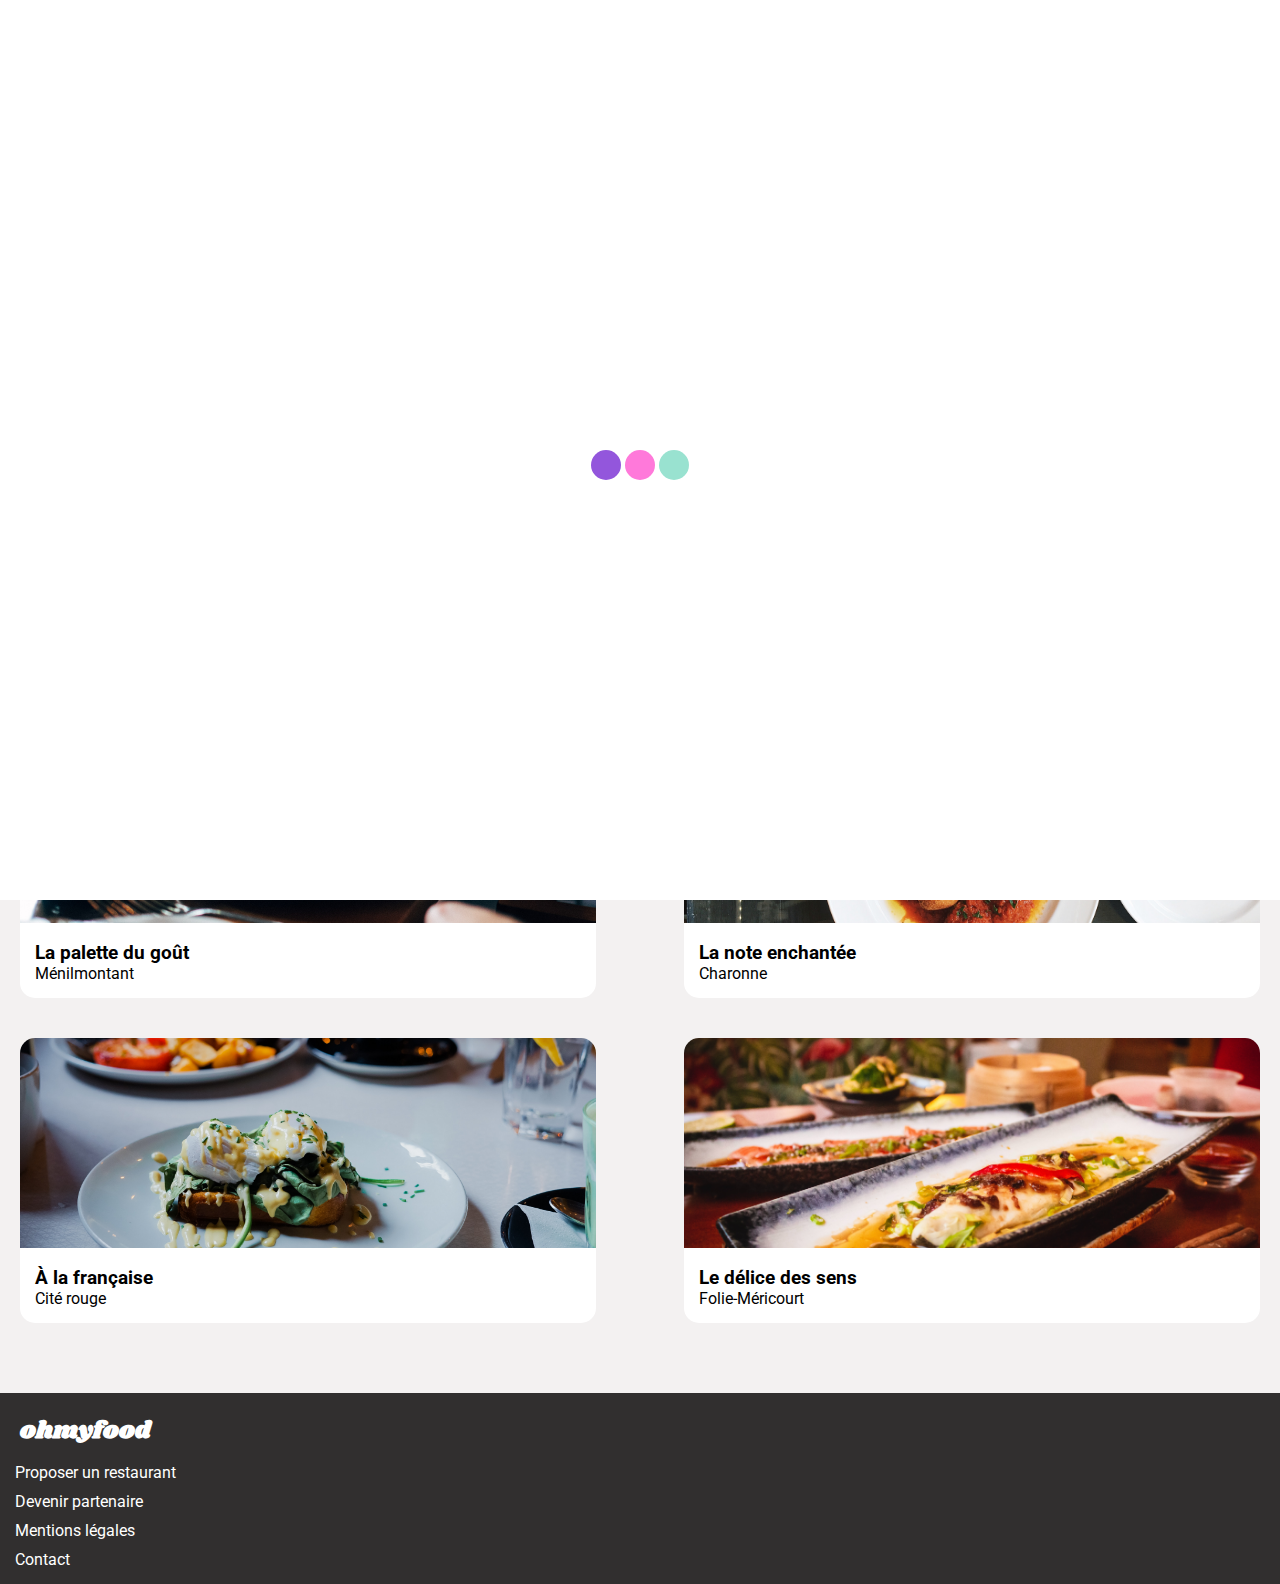
<file: index.html>
<!DOCTYPE html>
<html lang="fr">
<head>
    <meta charset="UTF-8">
    <meta name="viewport" content="width=device-width, initial-scale=1.0">
    <link rel="preconnect" href="https://fonts.gstatic.com">
    <link href="https://fonts.googleapis.com/css2?family=Roboto:wght@400;700&display=swap" rel="stylesheet">
    <link rel="preconnect" href="https://fonts.gstatic.com">
    <link href="https://fonts.googleapis.com/css2?family=Shrikhand&display=swap" rel="stylesheet">
    <link rel="stylesheet" href="style.css">
    <link rel="stylesheet" href="media_queries.css">
    <link rel="stylesheet" href="https://use.fontawesome.com/releases/v5.15.2/css/all.css" integrity="sha384-vSIIfh2YWi9wW0r9iZe7RJPrKwp6bG+s9QZMoITbCckVJqGCCRhc+ccxNcdpHuYu" crossorigin="anonymous">
    <title>OhMyFood</title>
</head>
<body>
    <div class="loadingBall">
        <div class="bounce1"></div>
        <div class="bounce2"></div>
        <div class="bounce3"></div>
    </div>

    <header>
        <div class="logo"><img src="images/logo/ohmyfood.png" alt="titre du site"></div>
    </header>

    <div class="zone">
        <div class="zoneRech">
            <i class="fas fa-map-marker-alt"></i>
            <input type="search" placeholder="Paris, Belleville">
        </div>
    </div>

    <section class="accroche">
        <div class="accrocheText">
            <h1>Réservez le menu qui vous convient</h1>
            <p>Découvrez des restaurants d'exception, séléctionnés par nos soins.</p>
            <a href="#restaurants">
                <div>Explorer nos restaurants</div>
            </a>
        </div>
    </section>

    <section class="fonctionnement">
        <h2>Fonctionnement</h2>
        <div class="blocsFonc">
            <div class="blocFonc">
                <p>1</p>
                <h3><i class="fas fa-mobile-alt"></i>Choisissez un restaurant</h3>
            </div>
    
            <div class="blocFonc">
                <p>2</p>
                <h3><i class="fas fa-list-ul"></i>Composez votre menu</h3>
            </div>
    
            <div class="blocFonc">
                <p>3</p>
                <h3><i class="fas fa-store"></i>Dégustez au restaurant</h3>
            </div>
        </div>
    </section>

    <section id="restaurants">
        <h2>Restaurants</h2>
        <div class="cards">
            
                <div class="cardResto">
                    <span>Nouveau</span>

                    <a href="la_palette_du_gout.html">
                        <img src="images/restaurants/jay-wennington-N_Y88TWmGwA-unsplash.jpg" alt="Table avec plusieurs plats">
                    </a>
                
                    
                        <div class="info">
                        <a href="la_palette_du_gout.html">
                            <div class="infoResto">
                                <h3>La palette du goût</h3>
                                <p>Ménilmontant</p>
                            </div>
                        </a>
                            <div class="coeurResto">
                                <i class="far fa-heart heart"></i>
                                <i class="fas fa-heart heartBg"></i>
                            </div>
                        </div>
                    </div>

                <div class="cardResto">
                    <span>Nouveau</span>

                    <a href="la_note_enchantée.html">
                        <img src="images/restaurants/stil-u2Lp8tXIcjw-unsplash.jpg" alt="Assiette de présentation">
                    </a>
                    
                    
                        <div class="info">
                        <a href="la_note_enchantée.html">
                            <div class="infoResto">
                                <h3>La note enchantée</h3>
                                <p>Charonne</p>
                            </div>
                        </a>
                            <div class="coeurResto">
                                <i class="far fa-heart heart"></i>
                                <i class="fas fa-heart heartBg"></i>
                            </div>
                        </div>
                    </div>

                <div class="cardResto">
                    
                    <a href="à_la_française.html">
                        <img src="images/restaurants/toa-heftiba-DQKerTsQwi0-unsplash.jpg" alt="Assiette gastronomique">
                    </a>

                    
                        <div class="info">
                        <a href="à_la_française.html">
                            <div class="infoResto">
                                <h3>À la française</h3>
                                <p>Cité rouge</p>
                            </div>
                        </a>
                            <div class="coeurResto">
                                <i class="far fa-heart heart"></i>
                                <i class="fas fa-heart heartBg"></i>
                            </div>
                        </div>
                    </div>

                <div class="cardResto">

                    <a href="le_délice_des_sens.html">
                        <img src="images/restaurants/louis-hansel-shotsoflouis-qNBGVyOCY8Q-unsplash.jpg" alt="Plusieurs plats de présentation">
                    </a>

                    
                        <div class="info">
                        <a href="le_délice_des_sens.html">
                            <div class="infoResto">
                                <h3>Le délice des sens</h3>
                                <p>Folie-Méricourt</p>
                            </div>
                        </a>
                            <div class="coeurResto">
                                <i class="far fa-heart heart"></i>
                                <i class="fas fa-heart heartBg"></i>
                            </div>
                        </div>
                </div>
            </div>
    </section>
    
        <footer>
            <h2>ohmyfood</h2>
            <nav>
                <a href="#"><i class="fas fa-utensils"></i>Proposer un restaurant</a>
                <a href="#"><i class="fas fa-hands-helping"></i>Devenir partenaire</a>
                <a href="#">Mentions légales</a>
                <a href="mailto:dimitripachurka@gmail.com">Contact</a>
            </nav>
        </footer>
    
</body>
</html>
</file>
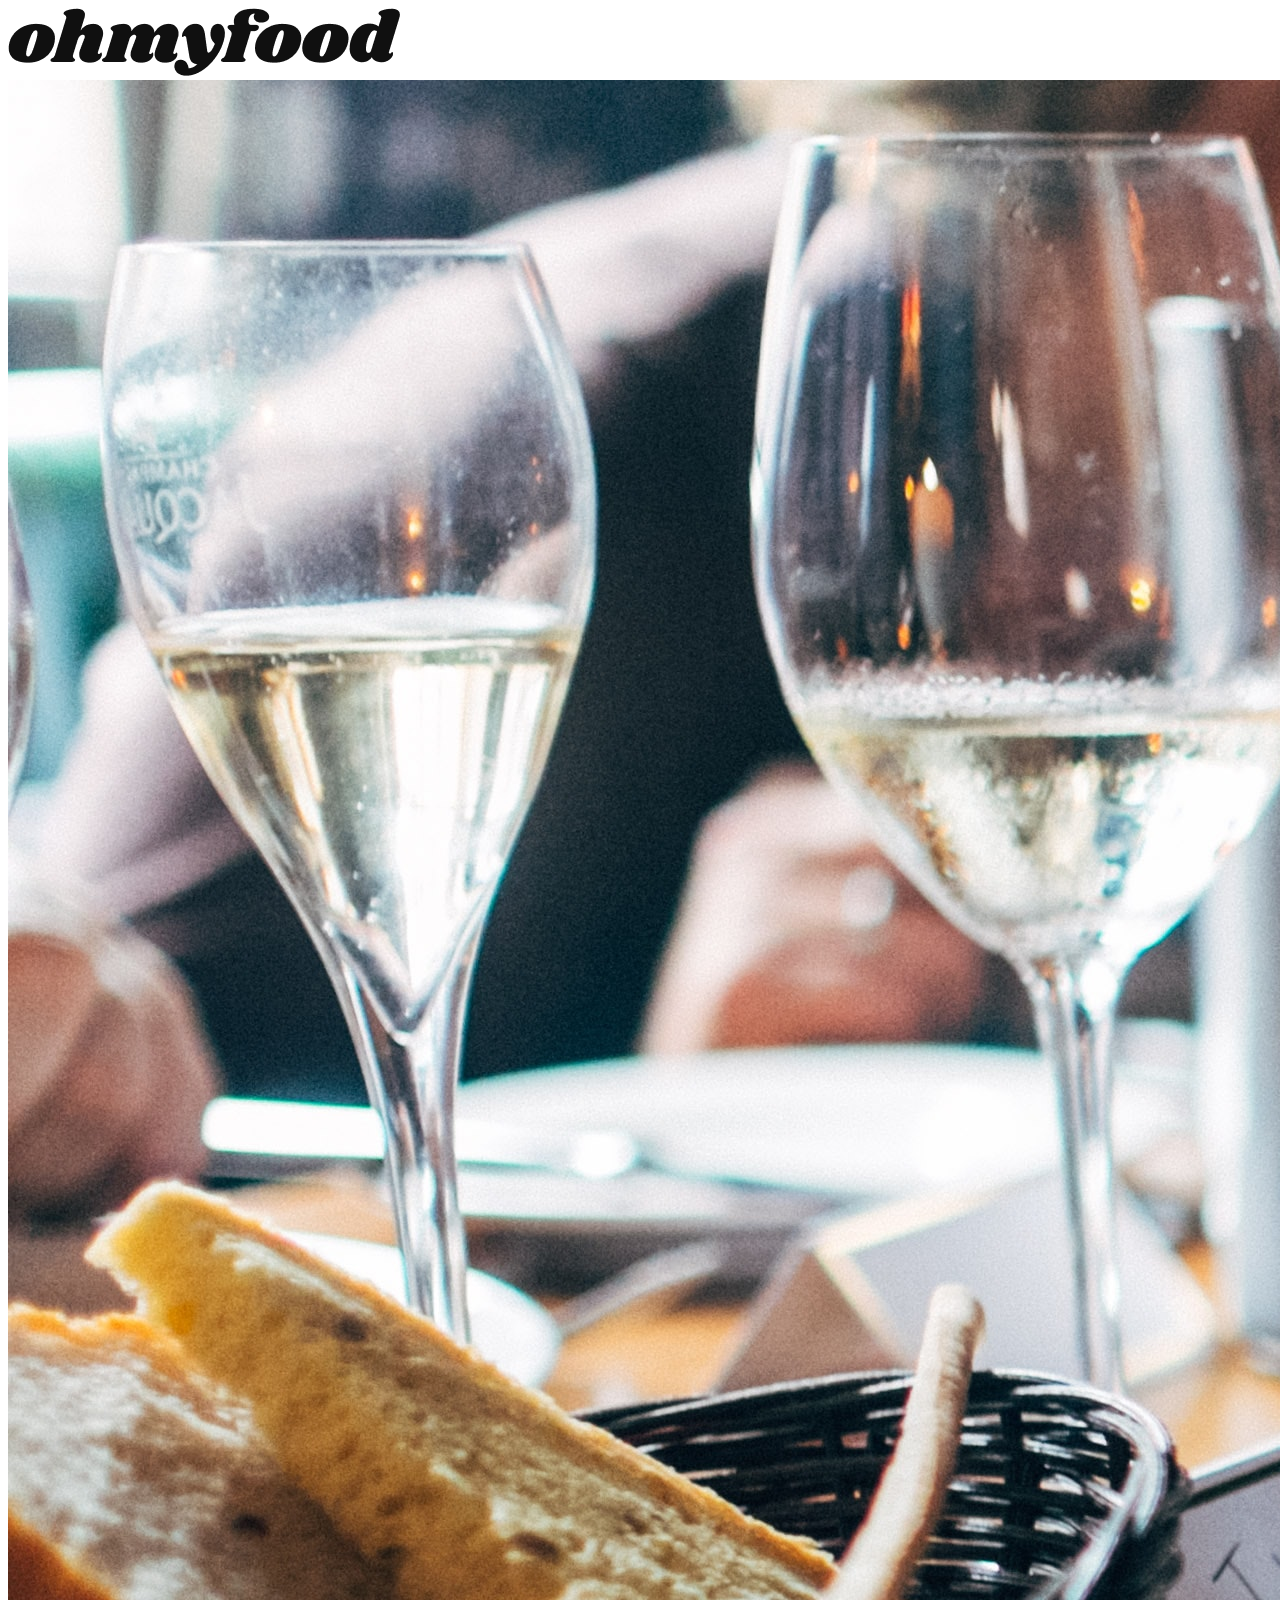
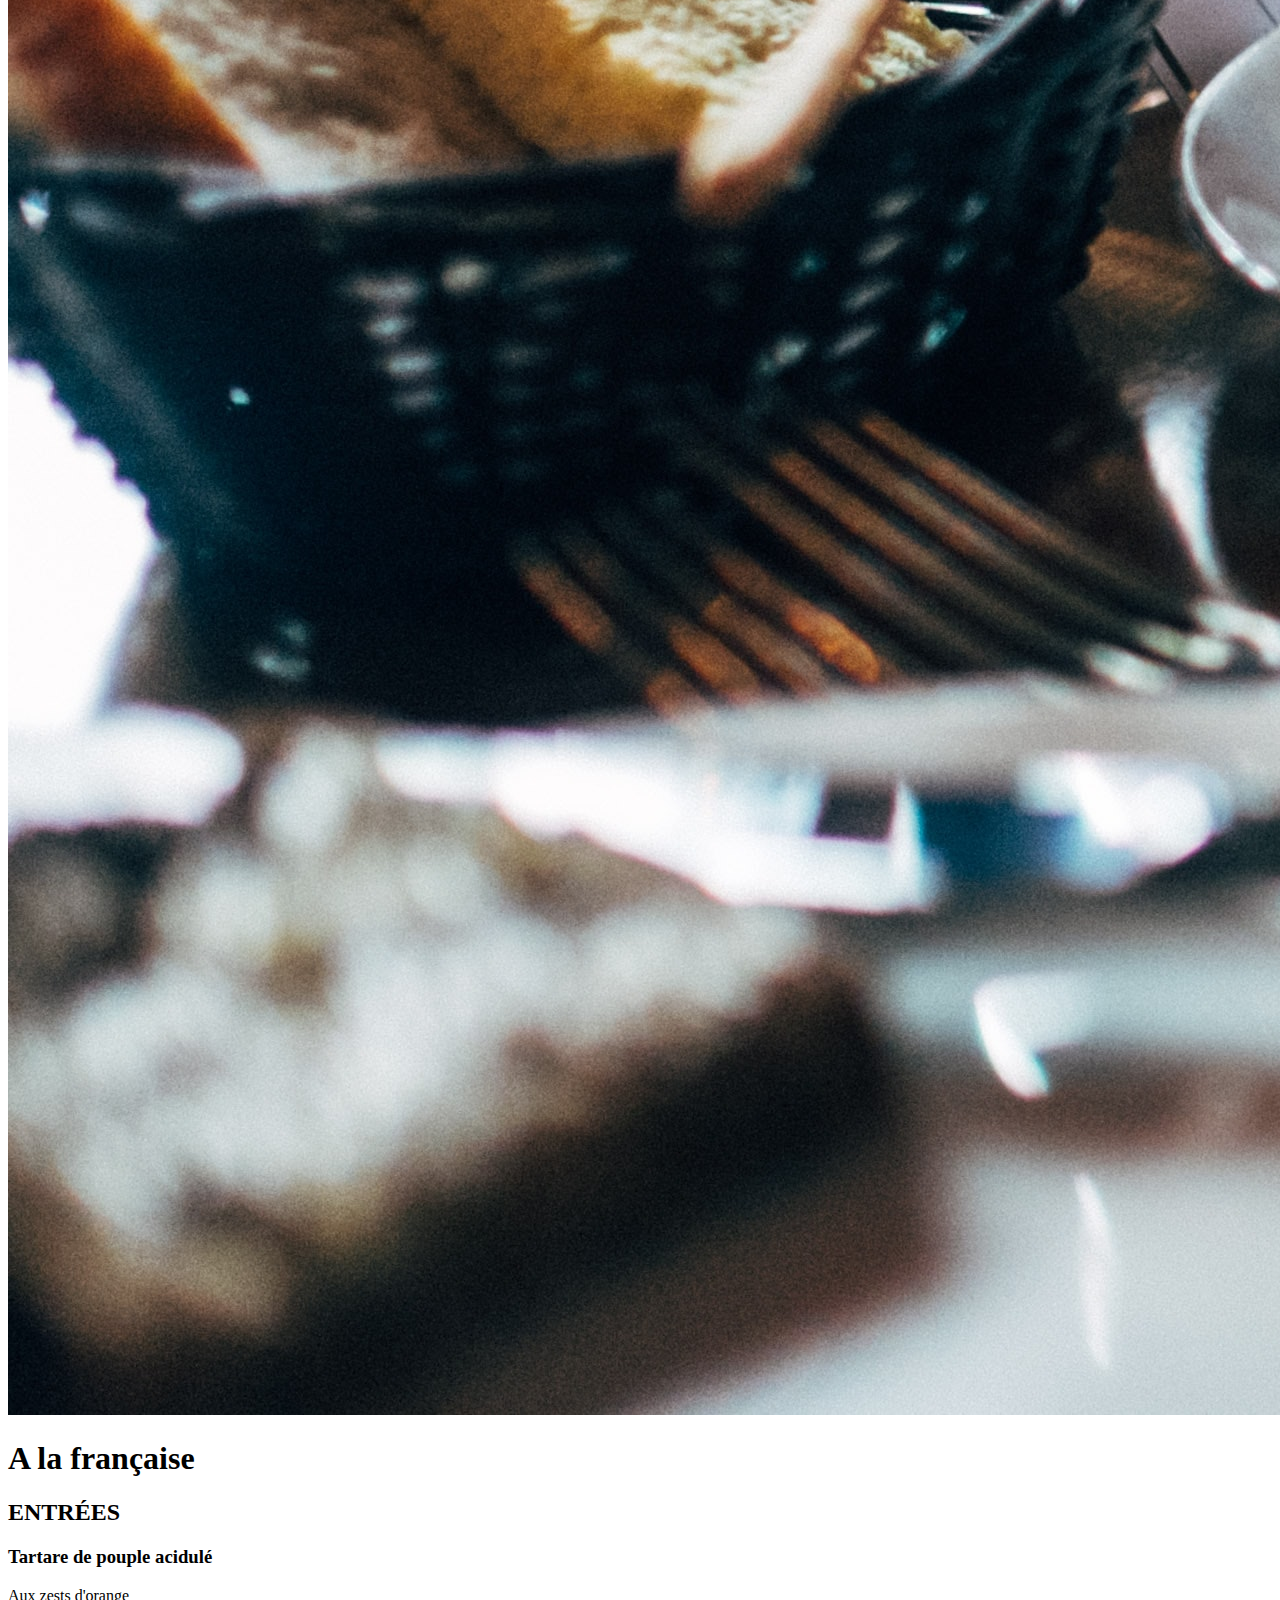
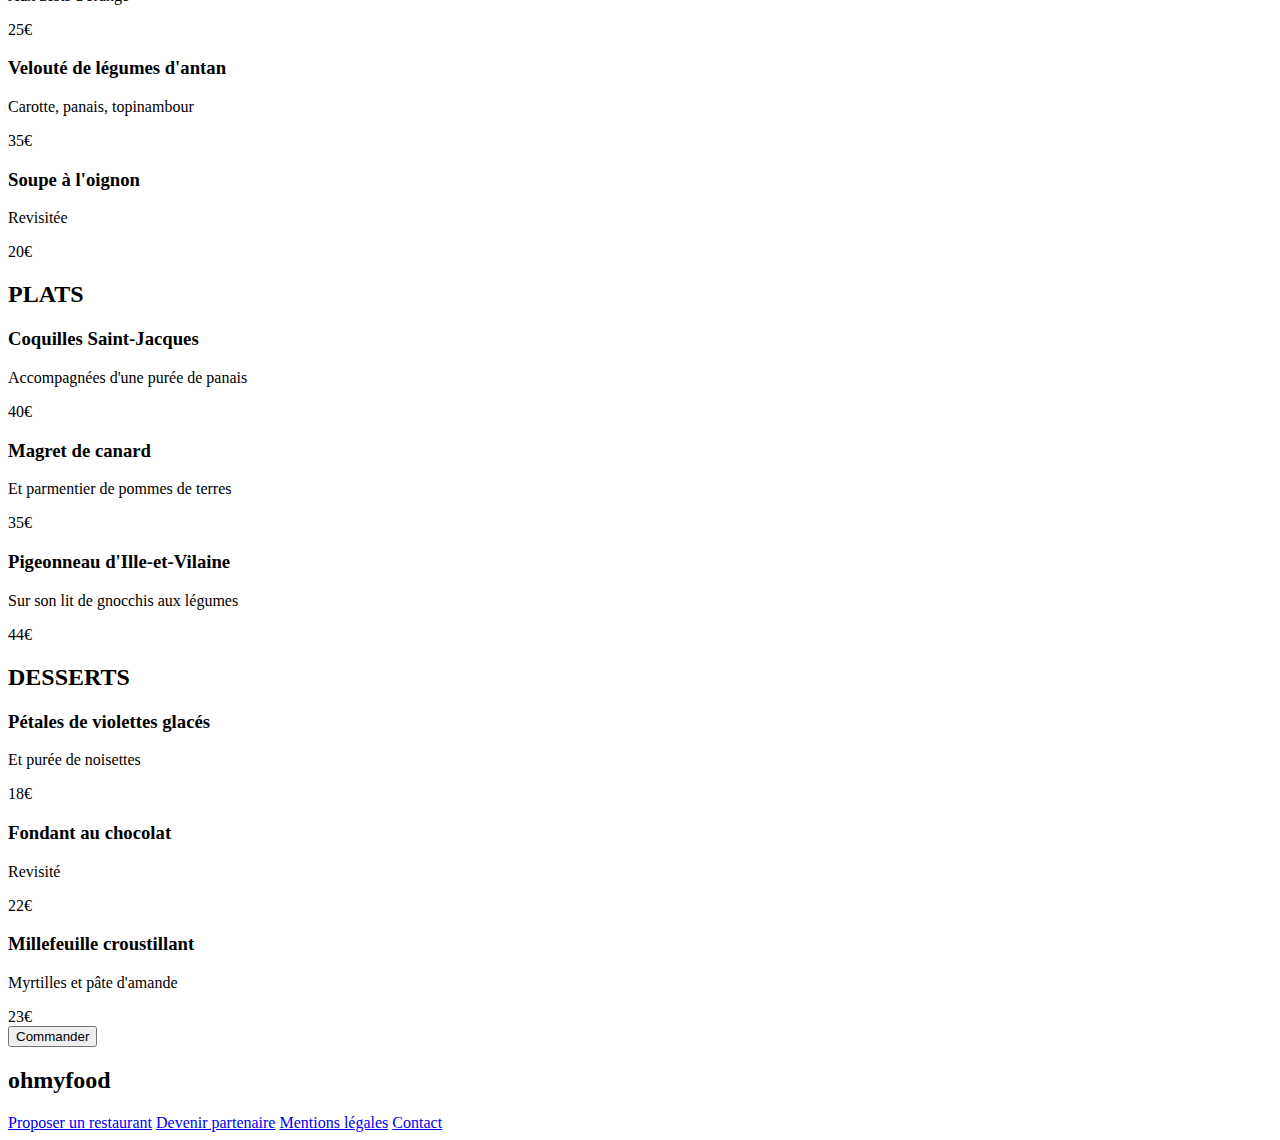
<file: alafrançaise.html>
<!DOCTYPE html>
<html lang="fr">
<head>
    <meta charset="UTF-8">
    <meta name="viewport" content="width=device-width, initial-scale=1.0">
    <link rel="stylesheet" href="https://use.fontawesome.com/releases/v5.15.2/css/all.css" integrity="sha384-vSIIfh2YWi9wW0r9iZe7RJPrKwp6bG+s9QZMoITbCckVJqGCCRhc+ccxNcdpHuYu" crossorigin="anonymous">
    <title>A la française</title>
</head>
<body>
    <header>
        <div class="logo"><img src="images\logo\ohmyfood.png" alt=""></div>
    </header>
    <img src="images\restaurants\jay-wennington-N_Y88TWmGwA-unsplash.jpg" alt="">

    <section class="menu">

        <h1>A la française<i class="far fa-heart heart"></i></h1>

        <div class="entrees">
            <h2>ENTRÉES</h2>

            <div class="blocEnt">

                <div class="bloc">
                    <h3>Tartare de pouple acidulé</h3>
                    <p>Aux zests d'orange</p>
                    <div class="prixAnim">
                        <span>25€</span>
                        <i class="fas fa-check-circle"></i>
                    </div>
                </div>

                <div class="bloc">
                    <h3>Velouté de légumes d'antan</h3>
                    <p>Carotte, panais, topinambour</p>
                    <div class="prixAnim">
                        <span>35€</span>
                        <i class="fas fa-check-circle"></i>
                    </div>
                </div>

                <div class="bloc">
                    <h3>Soupe à l'oignon</h3>
                    <p>Revisitée</p>
                    <div class="prixAnim">
                        <span>20€</span>
                        <i class="fas fa-check-circle"></i>
                    </div>
                </div>

            </div>
        </div>  
        

        <div class="plats">
            <h2>PLATS</h2>

            <div class="blocPlat">

                <div class="bloc">
                    <h3>Coquilles Saint-Jacques</h3>
                    <p>Accompagnées d'une purée de panais</p>
                    <div class="prixAnim">
                        <span>40€</span>
                        <i class="fas fa-check-circle"></i>
                    </div>
                </div>

                <div class="bloc">
                    <h3>Magret de canard</h3>
                    <p>Et parmentier de pommes de terres</p>
                    <div class="prixAnim">
                        <span>35€</span>
                        <i class="fas fa-check-circle"></i>
                    </div>
                </div>

                <div class="bloc">
                    <h3>Pigeonneau d'Ille-et-Vilaine</h3>
                    <p>Sur son lit de gnocchis aux légumes</p>
                    <div class="prixAnim">
                        <span>44€</span>
                        <i class="fas fa-check-circle"></i>
                    </div>
                </div>

            </div>
        </div>

        <div class="desserts">
            <h2>DESSERTS</h2>

            <div class="blocDessr">

                <div class="bloc">
                    <h3>Pétales de violettes glacés</h3>
                    <p>Et purée de noisettes</p>
                    <div class="prixAnim">
                        <span>18€</span>
                        <i class="fas fa-check-circle"></i>
                    </div>
                </div>

                <div class="bloc">
                    <h3>Fondant au chocolat</h3>
                    <p>Revisité</p>
                    <div class="prixAnim">
                        <span>22€</span>
                        <i class="fas fa-check-circle"></i>
                    </div>
                </div>

                <div class="bloc">
                    <h3>Millefeuille croustillant</h3>
                    <p>Myrtilles et pâte d'amande</p>
                    <div class="prixAnim">
                        <span>23€</span>
                        <i class="fas fa-check-circle"></i>
                    </div>
                </div>

            </div>
        </div>

        <button>Commander</button>
    </section>

    <footer>
        <h2>ohmyfood</h2>
        <nav>
            <a href="#"><i class="fas fa-utensils"></i>Proposer un restaurant</a>
            <a href="#"><i class="fas fa-hands-helping"></i>Devenir partenaire</a>
            <a href="#">Mentions légales</a>
            <a href="#">Contact</a>
        </nav>
    </footer>
</body>
</html>
</file>
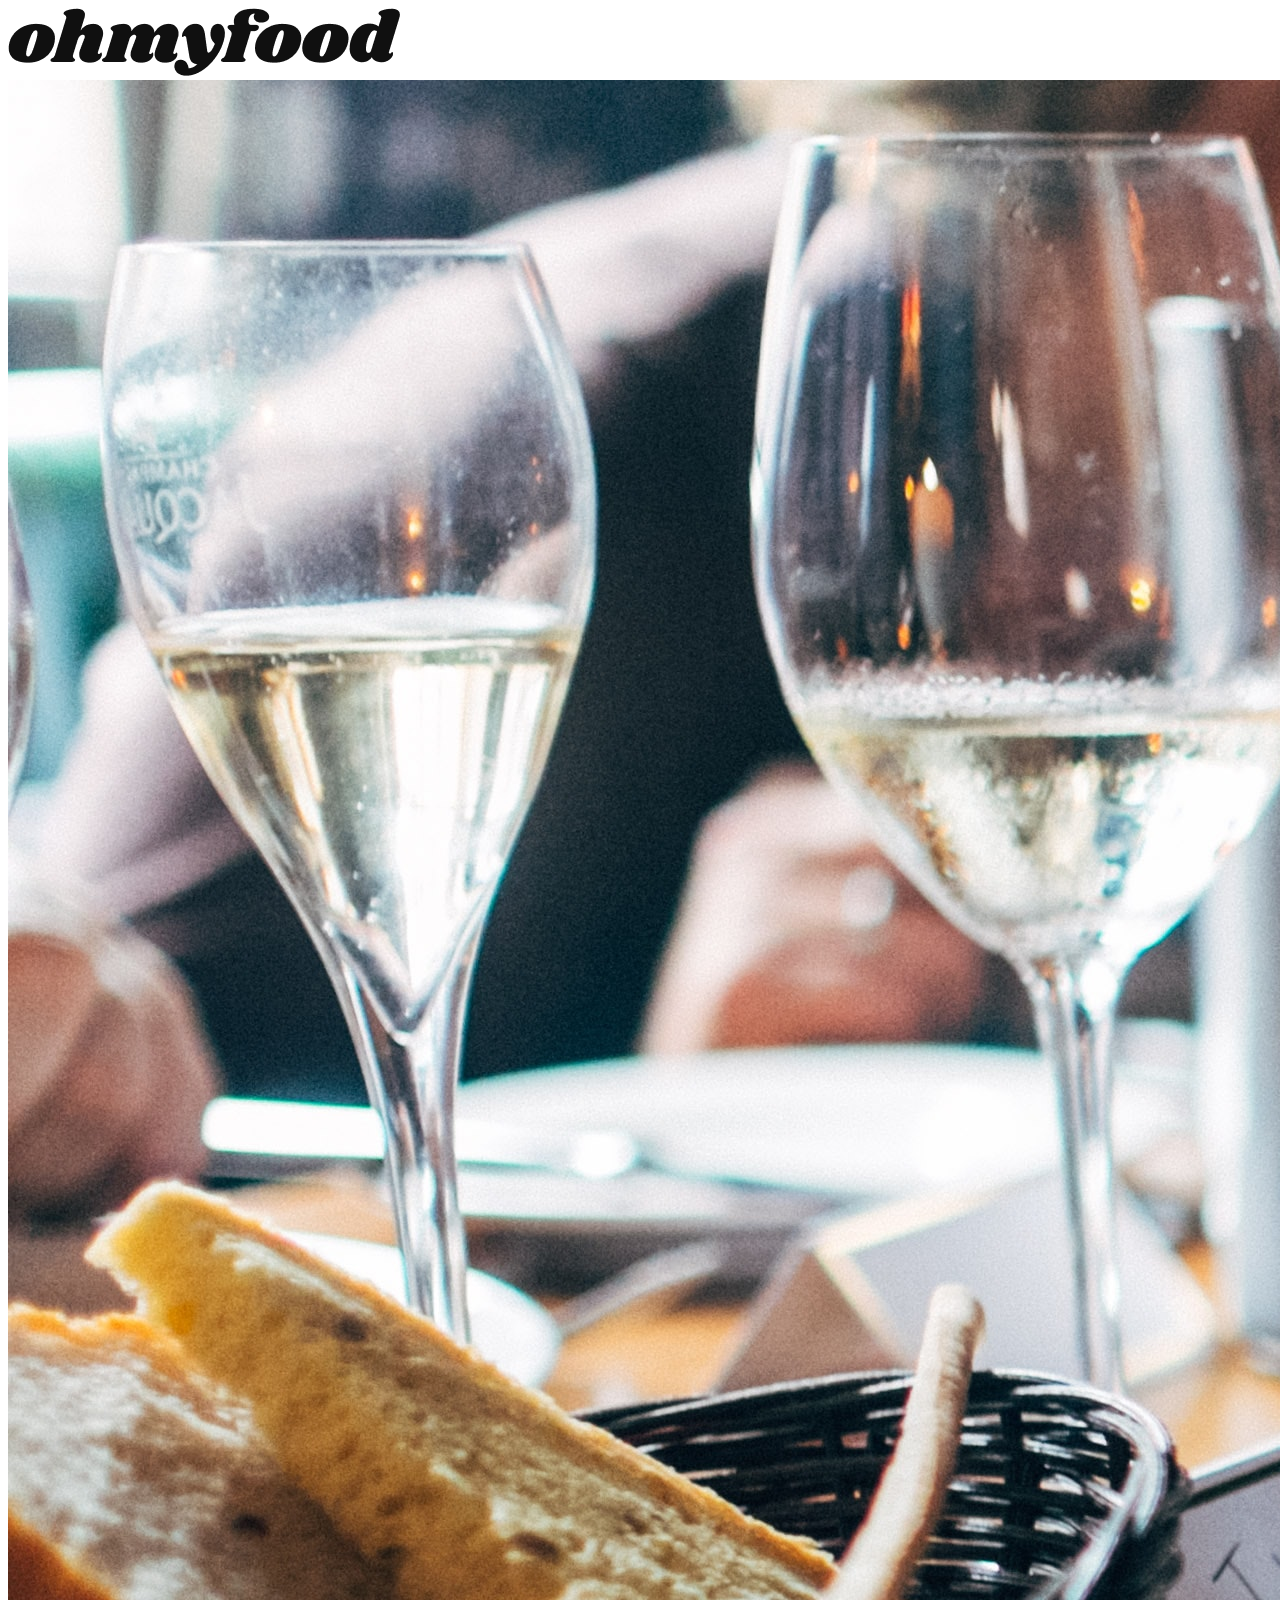
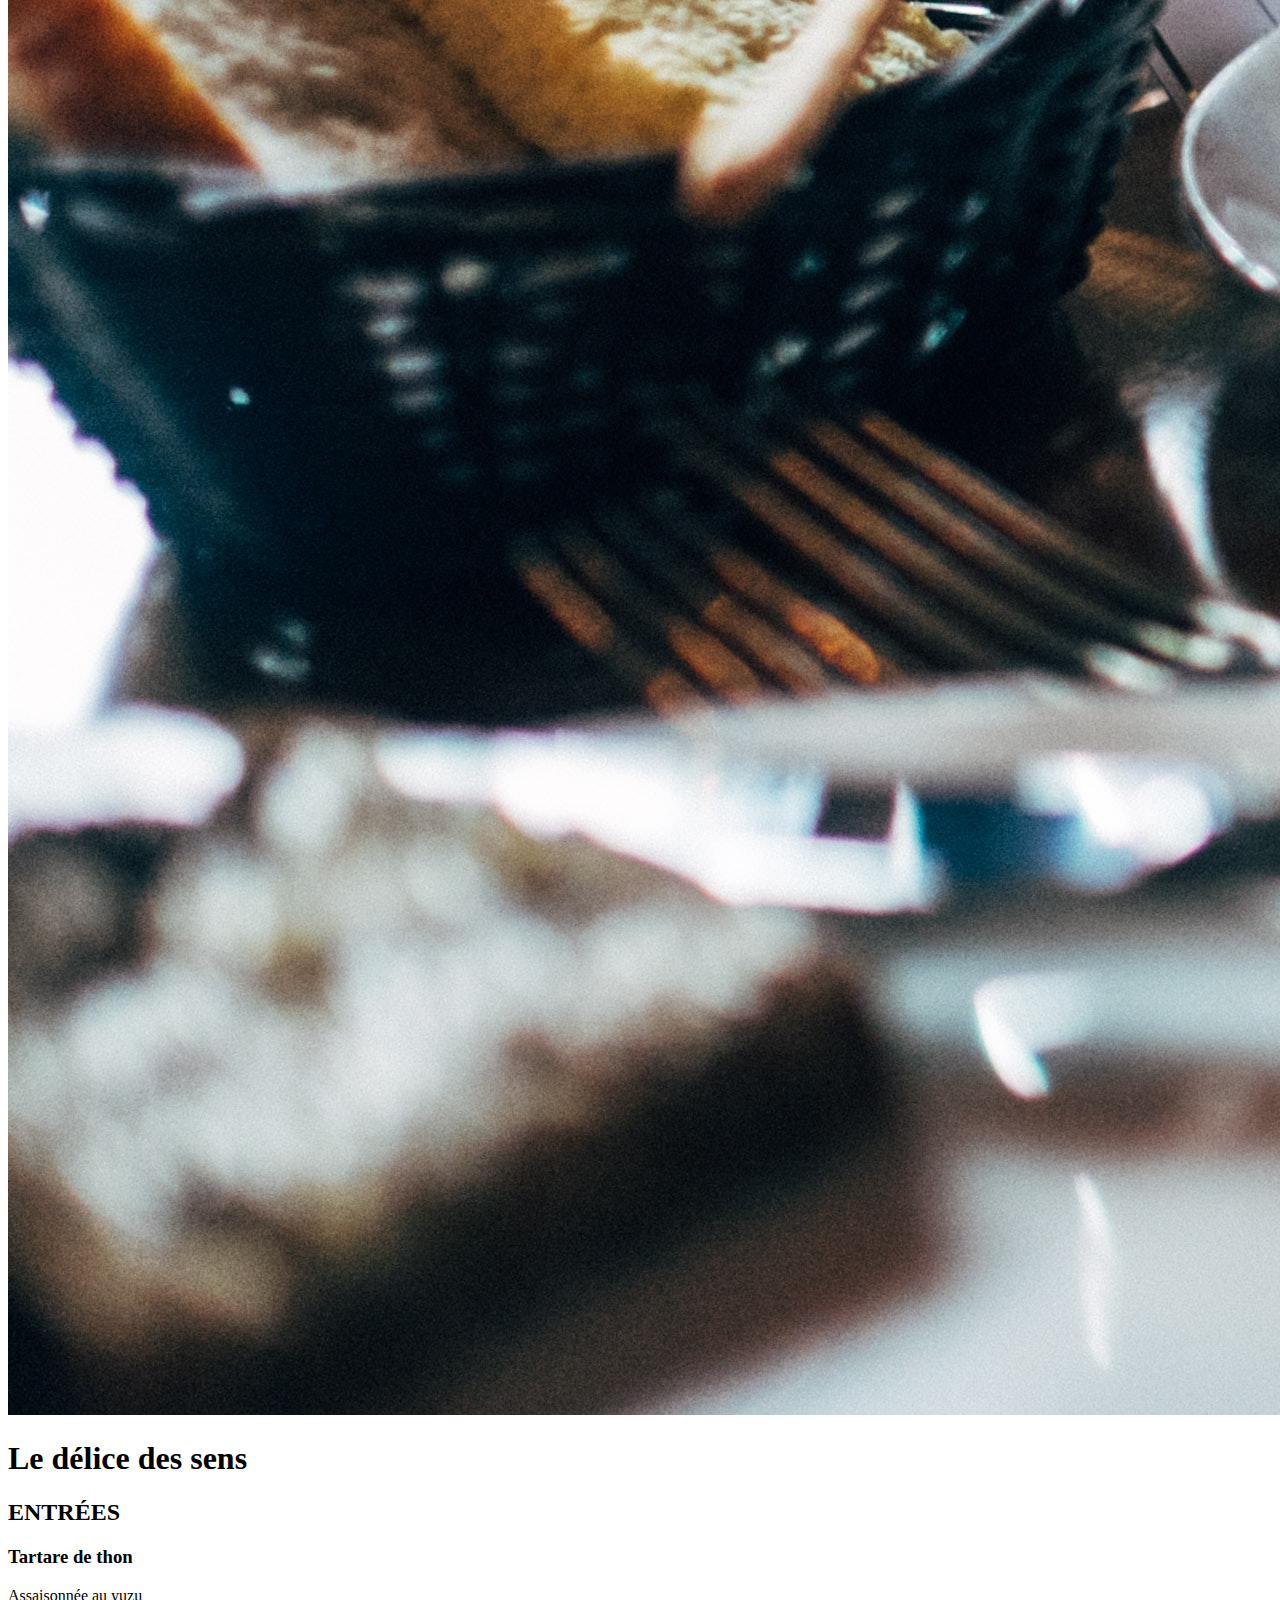
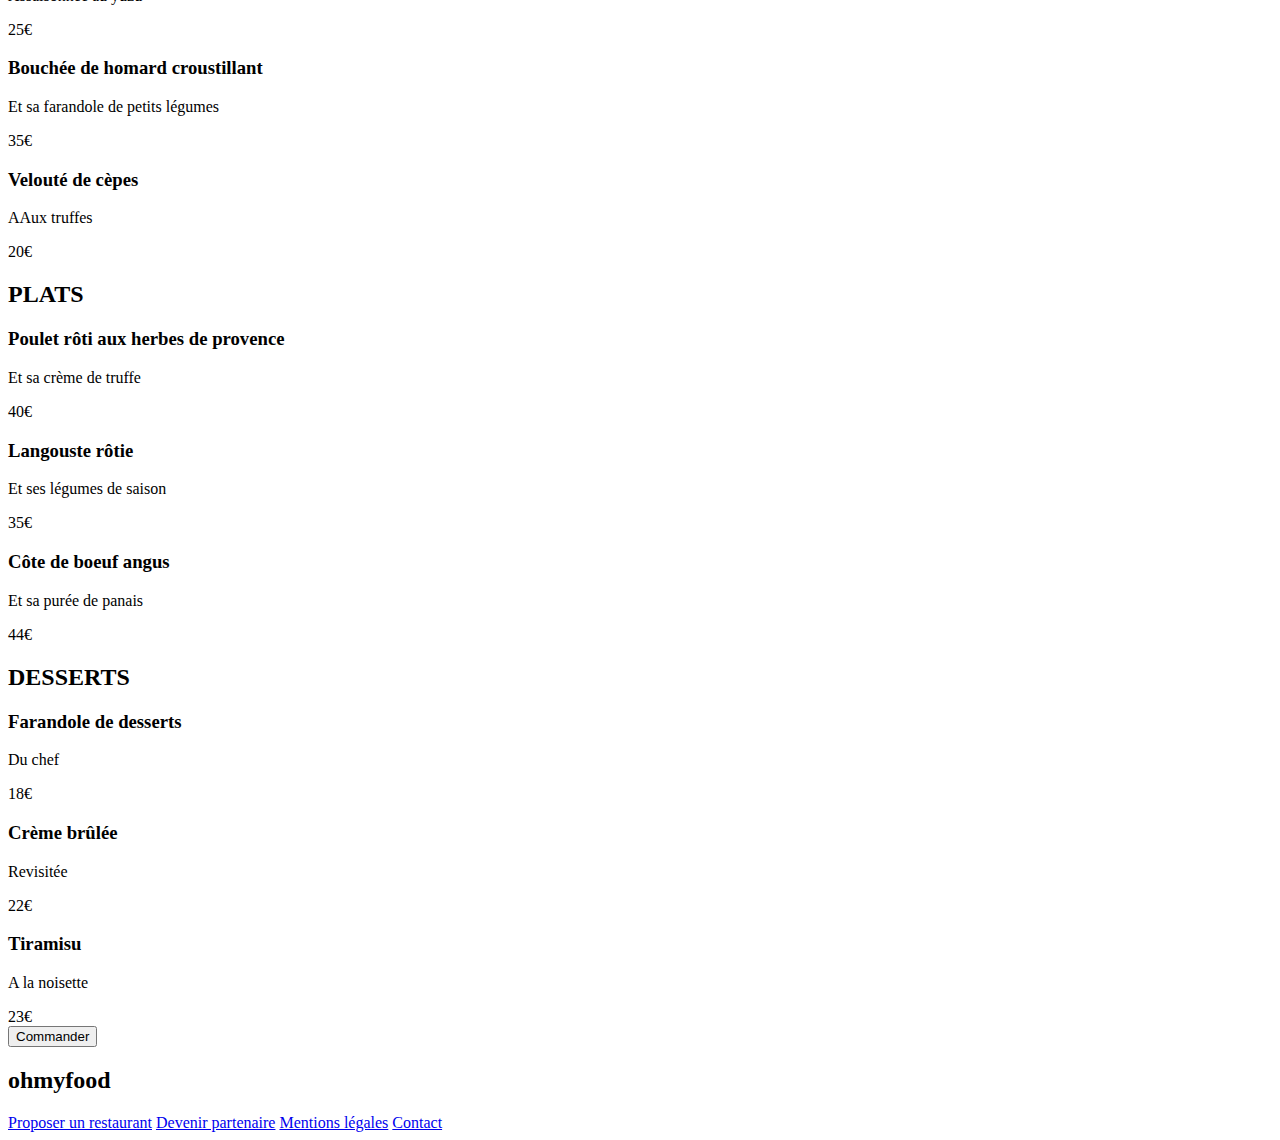
<file: déclicesens.html>
<!DOCTYPE html>
<html lang="fr">
<head>
    <meta charset="UTF-8">
    <meta name="viewport" content="width=device-width, initial-scale=1.0">
    <link rel="stylesheet" href="https://use.fontawesome.com/releases/v5.15.2/css/all.css" integrity="sha384-vSIIfh2YWi9wW0r9iZe7RJPrKwp6bG+s9QZMoITbCckVJqGCCRhc+ccxNcdpHuYu" crossorigin="anonymous">
    <title>Le délice des sens</title>
</head>
<body>
    <header>
        <div class="logo"><img src="images\logo\ohmyfood.png" alt=""></div>
    </header>
    <img src="images\restaurants\jay-wennington-N_Y88TWmGwA-unsplash.jpg" alt="">

    <section class="menu">

        <h1>Le délice des sens<i class="far fa-heart heart"></i></h1>

        <div class="entrees">
            <h2>ENTRÉES</h2>

            <div class="blocEnt">

                <div class="bloc">
                    <h3>Tartare de thon</h3>
                    <p>Assaisonnée au yuzu</p>
                    <div class="prixAnim">
                        <span>25€</span>
                        <i class="fas fa-check-circle"></i>
                    </div>
                </div>

                <div class="bloc">
                    <h3>Bouchée de homard croustillant</h3>
                    <p>Et sa farandole de petits légumes</p>
                    <div class="prixAnim">
                        <span>35€</span>
                        <i class="fas fa-check-circle"></i>
                    </div>
                </div>

                <div class="bloc">
                    <h3>Velouté de cèpes</h3>
                    <p>AAux truffes</p>
                    <div class="prixAnim">
                        <span>20€</span>
                        <i class="fas fa-check-circle"></i>
                    </div>
                </div>

            </div>
        </div>  
        

        <div class="plats">
            <h2>PLATS</h2>

            <div class="blocPlat">

                <div class="bloc">
                    <h3>Poulet rôti aux herbes de provence</h3>
                    <p>Et sa crème de truffe</p>
                    <div class="prixAnim">
                        <span>40€</span>
                        <i class="fas fa-check-circle"></i>
                    </div>
                </div>

                <div class="bloc">
                    <h3>Langouste rôtie</h3>
                    <p>Et ses légumes de saison</p>
                    <div class="prixAnim">
                        <span>35€</span>
                        <i class="fas fa-check-circle"></i>
                    </div>
                </div>

                <div class="bloc">
                    <h3>Côte de boeuf angus</h3>
                    <p>Et sa purée de panais</p>
                    <div class="prixAnim">
                        <span>44€</span>
                        <i class="fas fa-check-circle"></i>
                    </div>
                </div>

            </div>
        </div>

        <div class="desserts">
            <h2>DESSERTS</h2>

            <div class="blocDessr">

                <div class="bloc">
                    <h3>Farandole de desserts</h3>
                    <p>Du chef</p>
                    <div class="prixAnim">
                        <span>18€</span>
                        <i class="fas fa-check-circle"></i>
                    </div>
                </div>

                <div class="bloc">
                    <h3>Crème brûlée</h3>
                    <p>Revisitée</p>
                    <div class="prixAnim">
                        <span>22€</span>
                        <i class="fas fa-check-circle"></i>
                    </div>
                </div>

                <div class="bloc">
                    <h3>Tiramisu</h3>
                    <p>A la noisette</p>
                    <div class="prixAnim">
                        <span>23€</span>
                        <i class="fas fa-check-circle"></i>
                    </div>
                </div>

            </div>
        </div>

        <button>Commander</button>
    </section>

    <footer>
        <h2>ohmyfood</h2>
        <nav>
            <a href="#"><i class="fas fa-utensils"></i>Proposer un restaurant</a>
            <a href="#"><i class="fas fa-hands-helping"></i>Devenir partenaire</a>
            <a href="#">Mentions légales</a>
            <a href="#">Contact</a>
        </nav>
    </footer>
</body>
</html>
</file>
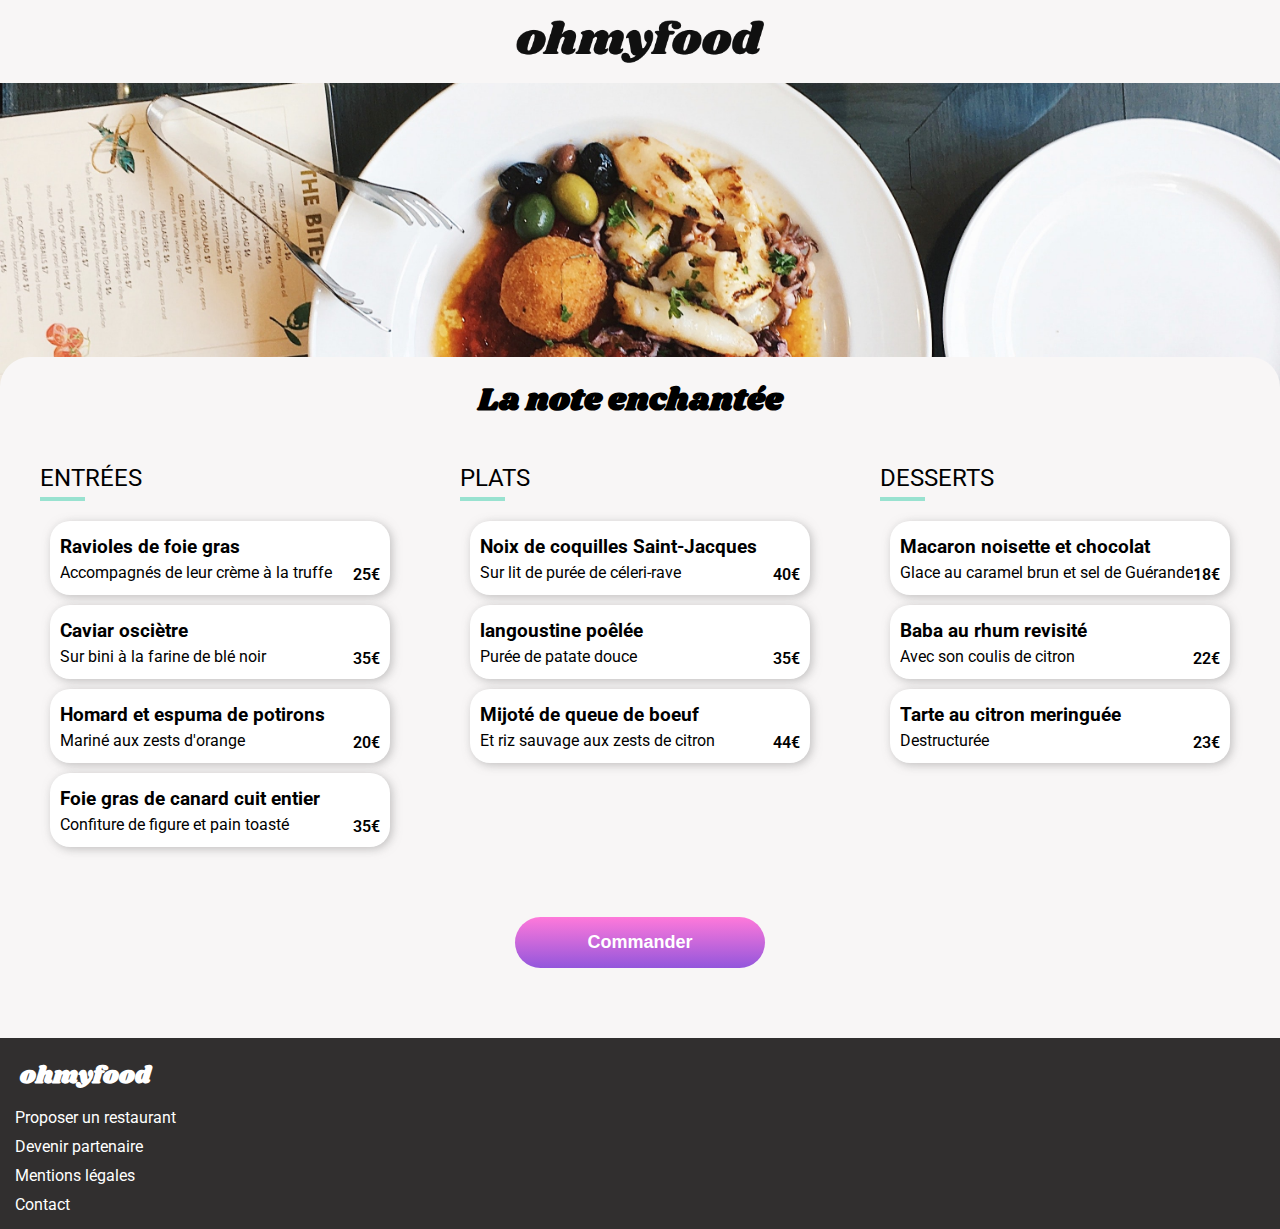
<file: la_note_enchantée.html>
<!DOCTYPE html>
<html lang="fr">
<head>
    <meta charset="UTF-8">
    <meta name="viewport" content="width=device-width, initial-scale=1.0">
    <link rel="preconnect" href="https://fonts.gstatic.com">
    <link href="https://fonts.googleapis.com/css2?family=Roboto:wght@400;700&display=swap" rel="stylesheet">
    <link rel="preconnect" href="https://fonts.gstatic.com">
    <link href="https://fonts.googleapis.com/css2?family=Shrikhand&display=swap" rel="stylesheet">
    <link rel="stylesheet" href="style.css">
    <link rel="stylesheet" href="media_queries.css">
    <link rel="stylesheet" href="https://use.fontawesome.com/releases/v5.15.2/css/all.css" integrity="sha384-vSIIfh2YWi9wW0r9iZe7RJPrKwp6bG+s9QZMoITbCckVJqGCCRhc+ccxNcdpHuYu" crossorigin="anonymous">
    <title>La note echantée</title>
</head>
<body class="bodyMenu">
    <header>
        <div class="logo">
            <a href="index.html">
                <i class="fas fa-arrow-left"></i> 
            </a>
                <img src="images/logo/ohmyfood.png" alt="titre du site OhMyFood">
        </div>

        <img class="imgMenu" src="images/restaurants/stil-u2Lp8tXIcjw-unsplash.jpg" alt="Assiette gastronomique restaurant la note enchantée">
    </header>

    <section class="menu">

        <header class="titreMenu">
            <h1>La note enchantée</h1>
            <div class="coeurResto">
                <i class="far fa-heart heart"></i>
                <i class="fas fa-heart heartBg"></i>
            </div>
        </header>

        <div class="carteMenu">
            <div class="entrees bloc1">
                <h2>ENTRÉES</h2>
    
                <div class="blocs">
    
                    <div class="bloc">
                        <div class="infoPlat">
                            <h3>Ravioles de foie gras</h3>
                            <p>Accompagnés de leur crème à la truffe</p>
                        </div>
                        <div class="prixAnim">
                            <span>25€</span>
                        </div>
                        <div class="checkAnim">
                            <i class="fas fa-check-circle"></i>
                        </div>
                    </div>
    
                    <div class="bloc">
                        <div class="infoPlat">
                            <h3>Caviar osciètre</h3>
                            <p>Sur bini à la farine de blé noir</p>
                        </div>
                        <div class="prixAnim">
                            <span>35€</span>
                        </div>
                        <div class="checkAnim">
                            <i class="fas fa-check-circle"></i>
                        </div>
                    </div>
    
                    <div class="bloc">
                        <div class="infoPlat">
                            <h3>Homard et espuma de potirons</h3>
                            <p>Mariné aux zests d'orange</p>
                        </div>
                        <div class="prixAnim">
                            <span>20€</span>
                        </div>
                        <div class="checkAnim">
                            <i class="fas fa-check-circle"></i>
                        </div>
                    </div>
    
                    <div class="bloc">
                        <div class="infoPlat">
                            <h3>Foie gras de canard cuit entier</h3>
                            <p>Confiture de figure et pain toasté</p>
                        </div>
                        <div class="prixAnim">
                            <span>35€</span>
                        </div>
                        <div class="checkAnim">
                            <i class="fas fa-check-circle"></i>
                        </div>
                    </div>
    
                </div>
            </div>  
            
    
            <div class="plats bloc2">
                <h2>PLATS</h2>
    
                <div class="blocs">
    
                    <div class="bloc">
                        <div class="infoPlat">
                            <h3>Noix de coquilles Saint-Jacques</h3>
                            <p>Sur lit de purée de céleri-rave</p>
                        </div>
                        <div class="prixAnim">
                            <span>40€</span>
                        </div>
                        <div class="checkAnim">
                            <i class="fas fa-check-circle"></i>
                        </div>
                    </div>
    
                    <div class="bloc">
                        <div class="infoPlat">
                            <h3>langoustine poêlée</h3>
                            <p>Purée de patate douce</p>
                        </div>
                        <div class="prixAnim">
                            <span>35€</span>
                        </div>
                        <div class="checkAnim">
                            <i class="fas fa-check-circle"></i>
                        </div>
                    </div>
    
                    <div class="bloc">
                        <div class="infoPlat">
                            <h3>Mijoté de queue de boeuf</h3>
                            <p>Et riz sauvage aux zests de citron</p>
                        </div>
                        <div class="prixAnim">
                            <span>44€</span>
                        </div>
                        <div class="checkAnim">
                            <i class="fas fa-check-circle"></i>
                        </div>
                    </div>
    
                </div>
            </div>
    
            <div class="desserts bloc3">
                <h2>DESSERTS</h2>
    
                <div class="blocs">
    
                    <div class="bloc">
                        <div class="infoPlat">
                            <h3>Macaron noisette et chocolat</h3>
                            <p>Glace au caramel brun et sel de Guérande</p>
                        </div>
                        <div class="prixAnim">
                            <span>18€</span>
                        </div>
                        <div class="checkAnim">
                            <i class="fas fa-check-circle"></i>
                        </div>
                    </div>
    
                    <div class="bloc">
                        <div class="infoPlat">
                            <h3>Baba au rhum revisité</h3>
                            <p>Avec son coulis de citron</p>
                        </div>
                        <div class="prixAnim">
                            <span>22€</span>
                        </div>
                        <div class="checkAnim">
                            <i class="fas fa-check-circle"></i>
                        </div>
                    </div>
    
                    <div class="bloc">
                        <div class="infoPlat">
                            <h3>Tarte au citron meringuée</h3>
                            <p>Destructurée</p>
                        </div>
                        <div class="prixAnim">
                            <span>23€</span>
                        </div>
                        <div class="checkAnim">
                            <i class="fas fa-check-circle"></i>
                        </div>
                    </div>
    
                </div>
            </div>
        </div>

        <div class="commande">
            <button>Commander</button>
        </div>
    </section>

    <footer>
        <h2>ohmyfood</h2>
        <nav>
            <a href="#"><i class="fas fa-utensils"></i>Proposer un restaurant</a>
            <a href="#"><i class="fas fa-hands-helping"></i>Devenir partenaire</a>
            <a href="#">Mentions légales</a>
            <a href="mailto:dimitripachurka@gmail.com">Contact</a>
        </nav>
    </footer>
</body>
</html>
</file>
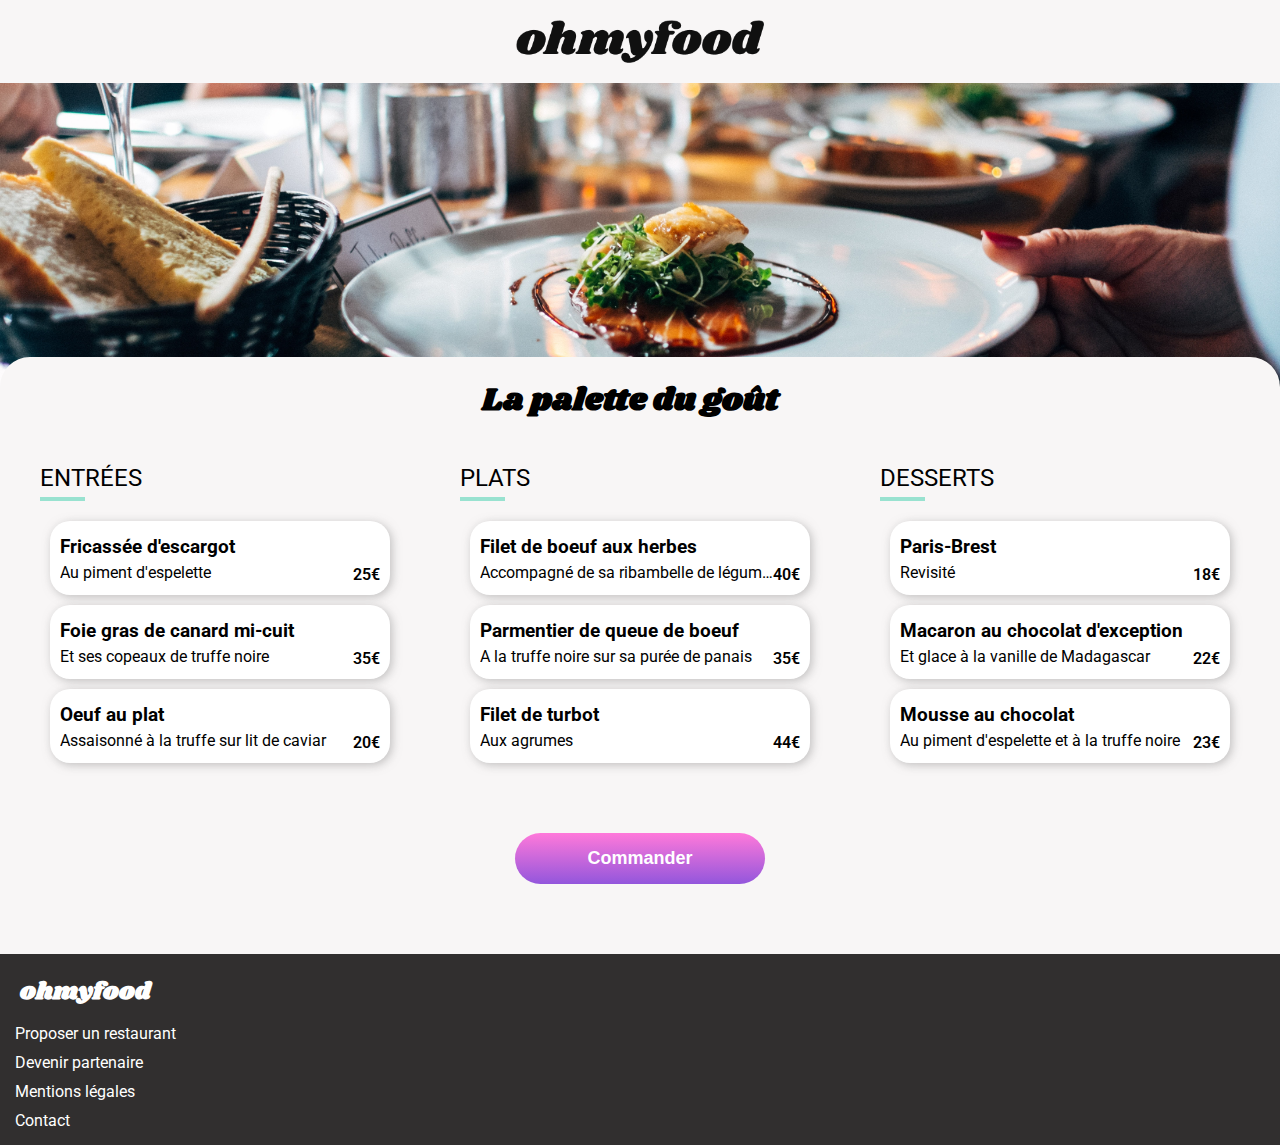
<file: la_palette_du_gout.html>
<!DOCTYPE html>
<html lang="fr">
<head>
    <meta charset="UTF-8">
    <meta name="viewport" content="width=device-width, initial-scale=1.0">
    <link rel="preconnect" href="https://fonts.gstatic.com">
    <link href="https://fonts.googleapis.com/css2?family=Roboto:wght@400;700&display=swap" rel="stylesheet">
    <link rel="preconnect" href="https://fonts.gstatic.com">
    <link href="https://fonts.googleapis.com/css2?family=Shrikhand&display=swap" rel="stylesheet">
    <link rel="stylesheet" href="style.css">
    <link rel="stylesheet" href="media_queries.css">
    <link rel="stylesheet" href="https://use.fontawesome.com/releases/v5.15.2/css/all.css" integrity="sha384-vSIIfh2YWi9wW0r9iZe7RJPrKwp6bG+s9QZMoITbCckVJqGCCRhc+ccxNcdpHuYu" crossorigin="anonymous">
    <title>La palette du goût</title>
</head>

<body class="bodyMenu">

    <header>
        <div class="logo">
            <a href="index.html">
                <i class="fas fa-arrow-left"></i> 
            </a>
                <img src="images/logo/ohmyfood.png" alt="titre du site OhMyFood">
        </div>

        <img class="imgMenu" src="images/restaurants/jay-wennington-N_Y88TWmGwA-unsplash.jpg" alt="Assiette gastronomique la palette du goût">
    </header>
        
    <section class="menu">
        
        <header class="titreMenu">
            <h1>La palette du goût</h1>
            <div class="coeurResto">
                <i class="far fa-heart heart"></i>
                <i class="fas fa-heart heartBg"></i>
            </div>
        </header>

        <div class="carteMenu">
            <div class="entrees bloc1">
                <h2>ENTRÉES</h2>
    
                <div class="blocs">
    
                    <div class="bloc">
                        <div class="infoPlat">
                            <h3>Fricassée d'escargot</h3>
                            <p>Au piment d'espelette</p>
                        </div>
                        <div class="prixAnim">
                            <span>25€</span>
                        </div>
                        <div class="checkAnim">
                            <i class="fas fa-check-circle"></i>
                        </div>
                    </div>
    
                    <div class="bloc">
                        <div class="infoPlat">
                            <h3>Foie gras de canard mi-cuit</h3>
                            <p>Et ses copeaux de truffe noire</p>
                        </div>
                        <div class="prixAnim">
                            <span>35€</span>
                        </div>
                        <div class="checkAnim">
                            <i class="fas fa-check-circle"></i>
                        </div>
                    </div>
    
                    <div class="bloc">
                        <div class="infoPlat">
                            <h3>Oeuf au plat</h3>
                            <p>Assaisonné à la truffe sur lit de caviar</p>
                        </div>
                        <div class="prixAnim">
                            <span>20€</span>
                        </div>
                        <div class="checkAnim">
                            <i class="fas fa-check-circle"></i>
                        </div>
                    </div>
    
                </div>
            </div>  
            
    
            <div class="plats bloc2">
                <h2>PLATS</h2>
    
                <div class="blocs">
    
                    <div class="bloc">
                        <div class="infoPlat">
                            <h3>Filet de boeuf aux herbes</h3>
                            <p>Accompagné de sa ribambelle de légumes</p>
                        </div>
                        
                        <div class="prixAnim">
                            <span>40€</span>
                        </div>
                        <div class="checkAnim">
                            <i class="fas fa-check-circle"></i>
                        </div>
                    </div>
    
                    <div class="bloc">
                        <div class="infoPlat">
                            <h3>Parmentier de queue de boeuf</h3>
                            <p>A la truffe noire sur sa purée de panais</p>
                        </div>
                        <div class="prixAnim">
                            <span>35€</span>
                        </div>
                        <div class="checkAnim">
                            <i class="fas fa-check-circle"></i>
                        </div>
                    </div>
    
                    <div class="bloc">
                        <div class="infoPlat">
                            <h3>Filet de turbot</h3>
                            <p>Aux agrumes</p>
                        </div>
                        <div class="prixAnim">
                            <span>44€</span>
                        </div>
                        <div class="checkAnim">
                            <i class="fas fa-check-circle"></i>
                        </div>
                    </div>
    
                </div>
            </div>
    
            <div class="desserts bloc3">
                <h2>DESSERTS</h2>
    
                <div class="blocs">
    
                    <div class="bloc">
                        <div class="infoPlat">
                            <h3>Paris-Brest</h3>
                            <p>Revisité</p>
                        </div>
                        <div class="prixAnim">
                            <span>18€</span>
                        </div>
                        <div class="checkAnim">
                            <i class="fas fa-check-circle"></i>
                        </div>
                    </div>
    
                    <div class="bloc">
                        <div class="infoPlat">
                            <h3>Macaron au chocolat d'exception</h3>
                            <p>Et glace à la vanille de Madagascar</p>
                        </div>
                        <div class="prixAnim">
                            <span>22€</span>
                        </div>
                        <div class="checkAnim">
                            <i class="fas fa-check-circle"></i>
                        </div>
                    </div>
    
                    <div class="bloc">
                        <div class="infoPlat">
                            <h3>Mousse au chocolat</h3>
                            <p>Au piment d'espelette et à la truffe noire</p>
                        </div>
                         <div class="prixAnim">
                            <span>23€</span>
                        </div>
                        <div class="checkAnim">
                            <i class="fas fa-check-circle"></i>
                        </div>
                    </div>
    
                </div>
            </div>
        </div>

        <div class="commande">
            <button>Commander</button>
        </div>
    </section>

    <footer>
        <h2>ohmyfood</h2>
        <nav>
            <a href="#"><i class="fas fa-utensils"></i>Proposer un restaurant</a>
            <a href="#"><i class="fas fa-hands-helping"></i>Devenir partenaire</a>
            <a href="#">Mentions légales</a>
            <a href="mailto:dimitripachurka@gmail.com">Contact</a>
        </nav>
    </footer>
</body>
</html>
</file>
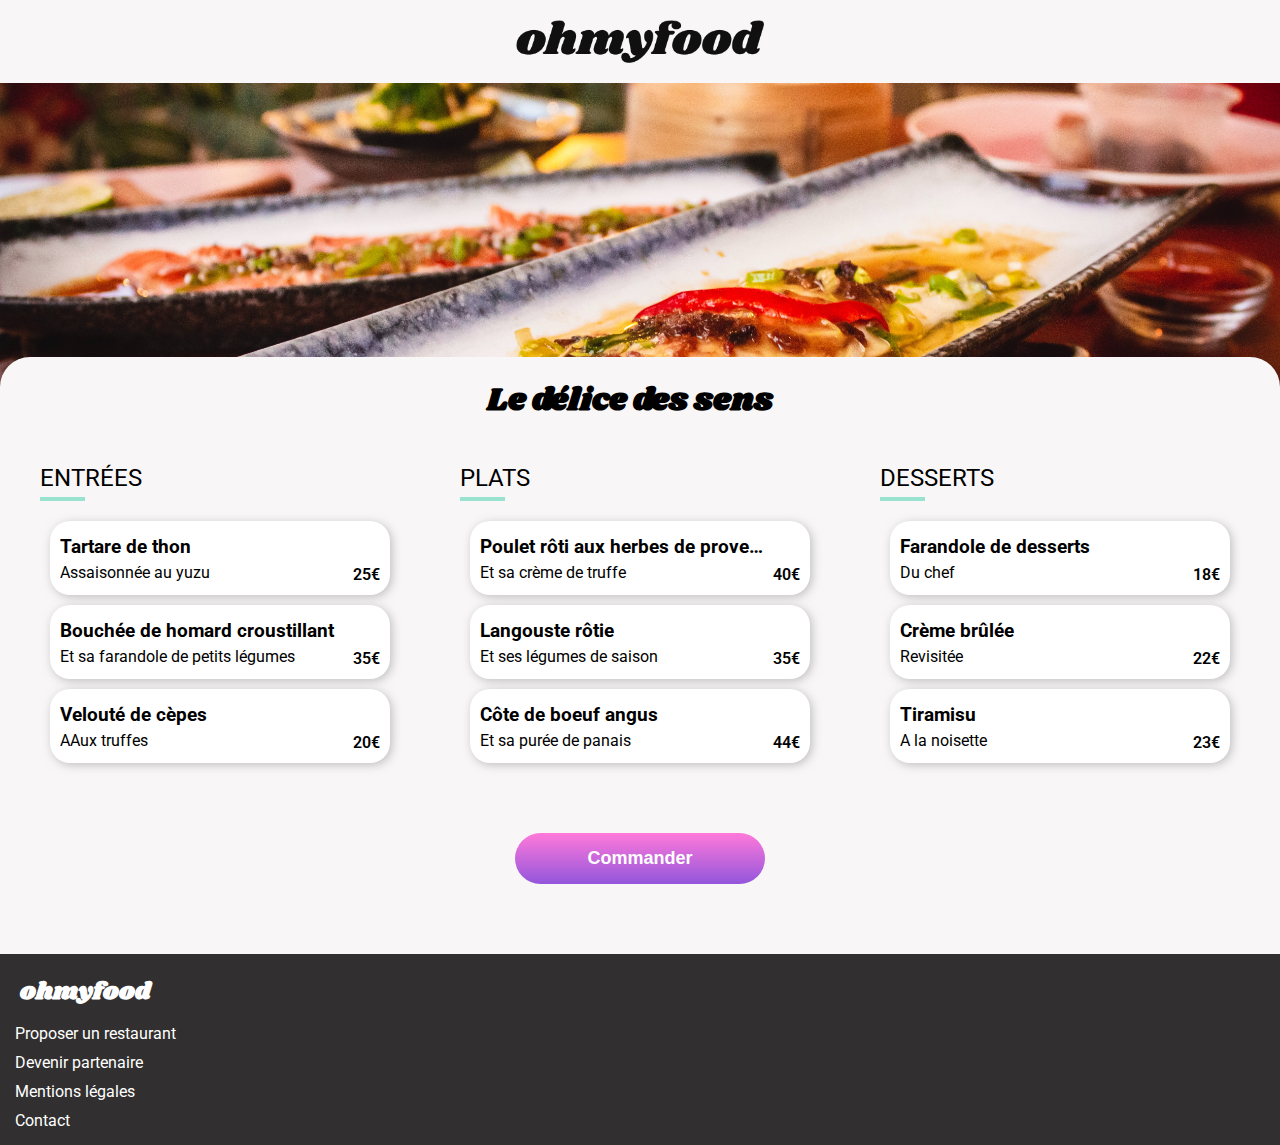
<file: le_délice_des_sens.html>
<!DOCTYPE html>
<html lang="fr">
<head>
    <meta charset="UTF-8">
    <meta name="viewport" content="width=device-width, initial-scale=1.0">
    <link rel="preconnect" href="https://fonts.gstatic.com">
    <link href="https://fonts.googleapis.com/css2?family=Roboto:wght@400;700&display=swap" rel="stylesheet">
    <link rel="preconnect" href="https://fonts.gstatic.com">
    <link href="https://fonts.googleapis.com/css2?family=Shrikhand&display=swap" rel="stylesheet">
    <link rel="stylesheet" href="style.css">
    <link rel="stylesheet" href="media_queries.css">
    <link rel="stylesheet" href="https://use.fontawesome.com/releases/v5.15.2/css/all.css" integrity="sha384-vSIIfh2YWi9wW0r9iZe7RJPrKwp6bG+s9QZMoITbCckVJqGCCRhc+ccxNcdpHuYu" crossorigin="anonymous">
    <title>Le délice des sens</title>
</head>
<body class="bodyMenu">
    <header>
        <div class="logo">
            <a href="index.html">
                <i class="fas fa-arrow-left"></i> 
            </a>
                <img src="images/logo/ohmyfood.png" alt="titre du site OhMyFood">
        </div>

        <img class="imgMenu" src="images/restaurants/louis-hansel-shotsoflouis-qNBGVyOCY8Q-unsplash.jpg" alt="Assiette gastronomique restaurant le délice des sens">
    </header>

    <section class="menu">

        <header class="titreMenu">
            <h1>Le délice des sens</h1>
            <div class="coeurResto">
                <i class="far fa-heart heart"></i>
                <i class="fas fa-heart heartBg"></i>
            </div>
        </header>

        <div class="carteMenu">
            <div class="entrees bloc1">
                <h2>ENTRÉES</h2>
    
                <div class="blocs">
    
                    <div class="bloc">
                        <div class="infoPlat">
                            <h3>Tartare de thon</h3>
                            <p>Assaisonnée au yuzu</p>
                        </div>
                        <div class="prixAnim">
                            <span>25€</span>
                        </div>
                        <div class="checkAnim">
                            <i class="fas fa-check-circle"></i>
                        </div>
                    </div>
    
                    <div class="bloc">
                        <div class="infoPlat">
                            <h3>Bouchée de homard croustillant</h3>
                            <p>Et sa farandole de petits légumes</p>
                        </div>
                        <div class="prixAnim">
                            <span>35€</span>
                        </div>
                        <div class="checkAnim">
                            <i class="fas fa-check-circle"></i>
                        </div>
                    </div>
    
                    <div class="bloc">
                        <div class="infoPlat">
                            <h3>Velouté de cèpes</h3>
                            <p>AAux truffes</p>
                        </div>
                        <div class="prixAnim">
                            <span>20€</span>
                        </div>
                        <div class="checkAnim">
                            <i class="fas fa-check-circle"></i>
                        </div>
                    </div>
    
                </div>
            </div>  
            
    
            <div class="plats bloc2">
                <h2>PLATS</h2>
    
                <div class="blocs">
    
                    <div class="bloc">
                        <div class="infoPlat">
                            <h3>Poulet rôti aux herbes de provence</h3>
                            <p>Et sa crème de truffe</p>
                        </div>
                        <div class="prixAnim">
                            <span>40€</span>
                        </div>
                        <div class="checkAnim">
                            <i class="fas fa-check-circle"></i>
                        </div>
                    </div>
    
                    <div class="bloc">
                        <div class="infoPlat">
                            <h3>Langouste rôtie</h3>
                            <p>Et ses légumes de saison</p>
                        </div>
                        <div class="prixAnim">
                            <span>35€</span>
                        </div>
                        <div class="checkAnim">
                            <i class="fas fa-check-circle"></i>
                        </div>
                    </div>
    
                    <div class="bloc">
                        <div class="infoPlat">
                            <h3>Côte de boeuf angus</h3>
                            <p>Et sa purée de panais</p>
                        </div>
                        <div class="prixAnim">
                            <span>44€</span>
                        </div>
                        <div class="checkAnim">
                            <i class="fas fa-check-circle"></i>
                        </div>
                    </div>
    
                </div>
            </div>
    
            <div class="desserts bloc3">
                <h2>DESSERTS</h2>
    
                <div class="blocs">
    
                    <div class="bloc">
                        <div class="infoPlat">
                            <h3>Farandole de desserts</h3>
                            <p>Du chef</p>
                        </div>
                        <div class="prixAnim">
                            <span>18€</span>
                        </div>
                        <div class="checkAnim">
                            <i class="fas fa-check-circle"></i>
                        </div>
                    </div>
    
                    <div class="bloc">
                        <div class="infoPlat">
                            <h3>Crème brûlée</h3>
                            <p>Revisitée</p>
                        </div>
                        <div class="prixAnim">
                            <span>22€</span>
                        </div>
                        <div class="checkAnim">
                            <i class="fas fa-check-circle"></i>
                        </div>
                    </div>
    
                    <div class="bloc">
                        <div class="infoPlat">
                            <h3>Tiramisu</h3>
                            <p>A la noisette</p>
                        </div>
                        <div class="prixAnim">
                            <span>23€</span>
                        </div>
                        <div class="checkAnim">
                            <i class="fas fa-check-circle"></i>
                        </div>
                    </div>
    
                </div>
            </div>
        </div>

        <div class="commande">
            <button>Commander</button>
        </div>
    </section>

    <footer>
        <h2>ohmyfood</h2>
        <nav>
            <a href="#"><i class="fas fa-utensils"></i>Proposer un restaurant</a>
            <a href="#"><i class="fas fa-hands-helping"></i>Devenir partenaire</a>
            <a href="#">Mentions légales</a>
            <a href="mailto:dimitripachurka@gmail.com">Contact</a>
        </nav>
    </footer>
</body>
</html>
</file>
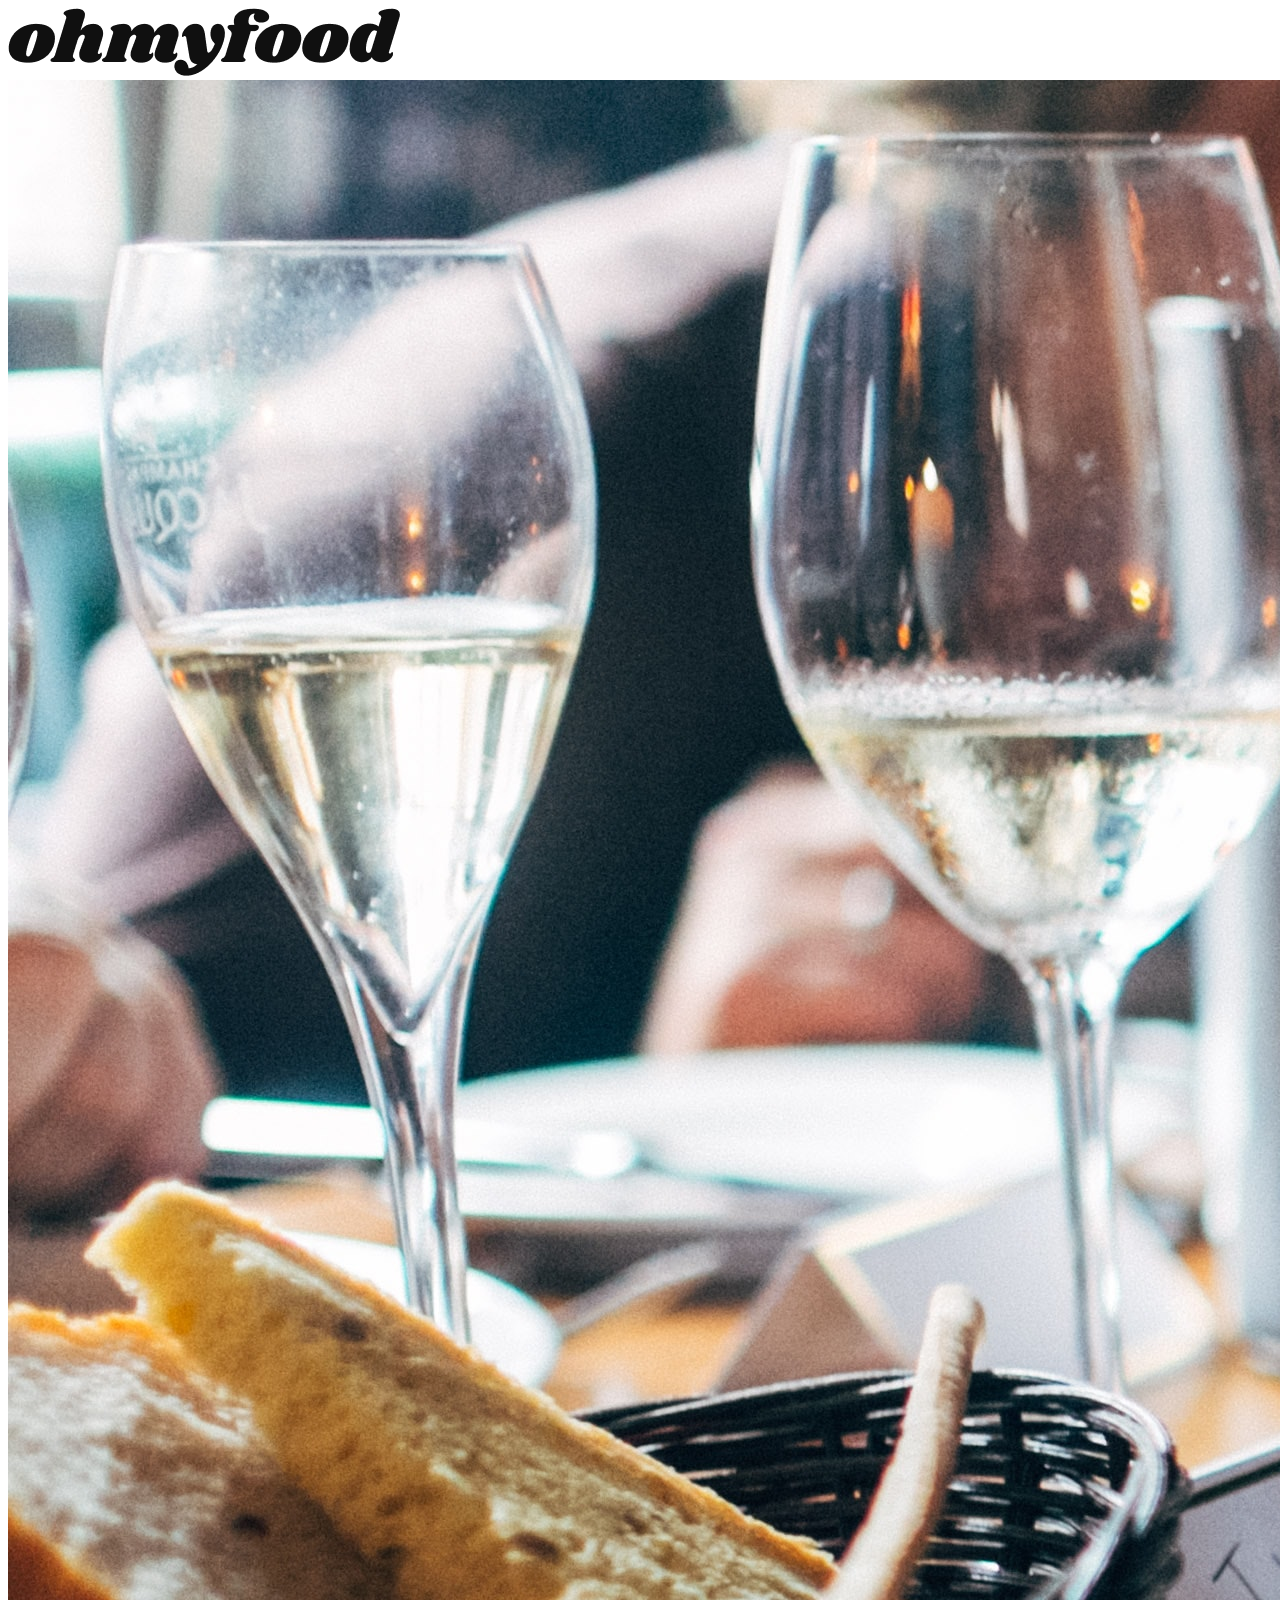
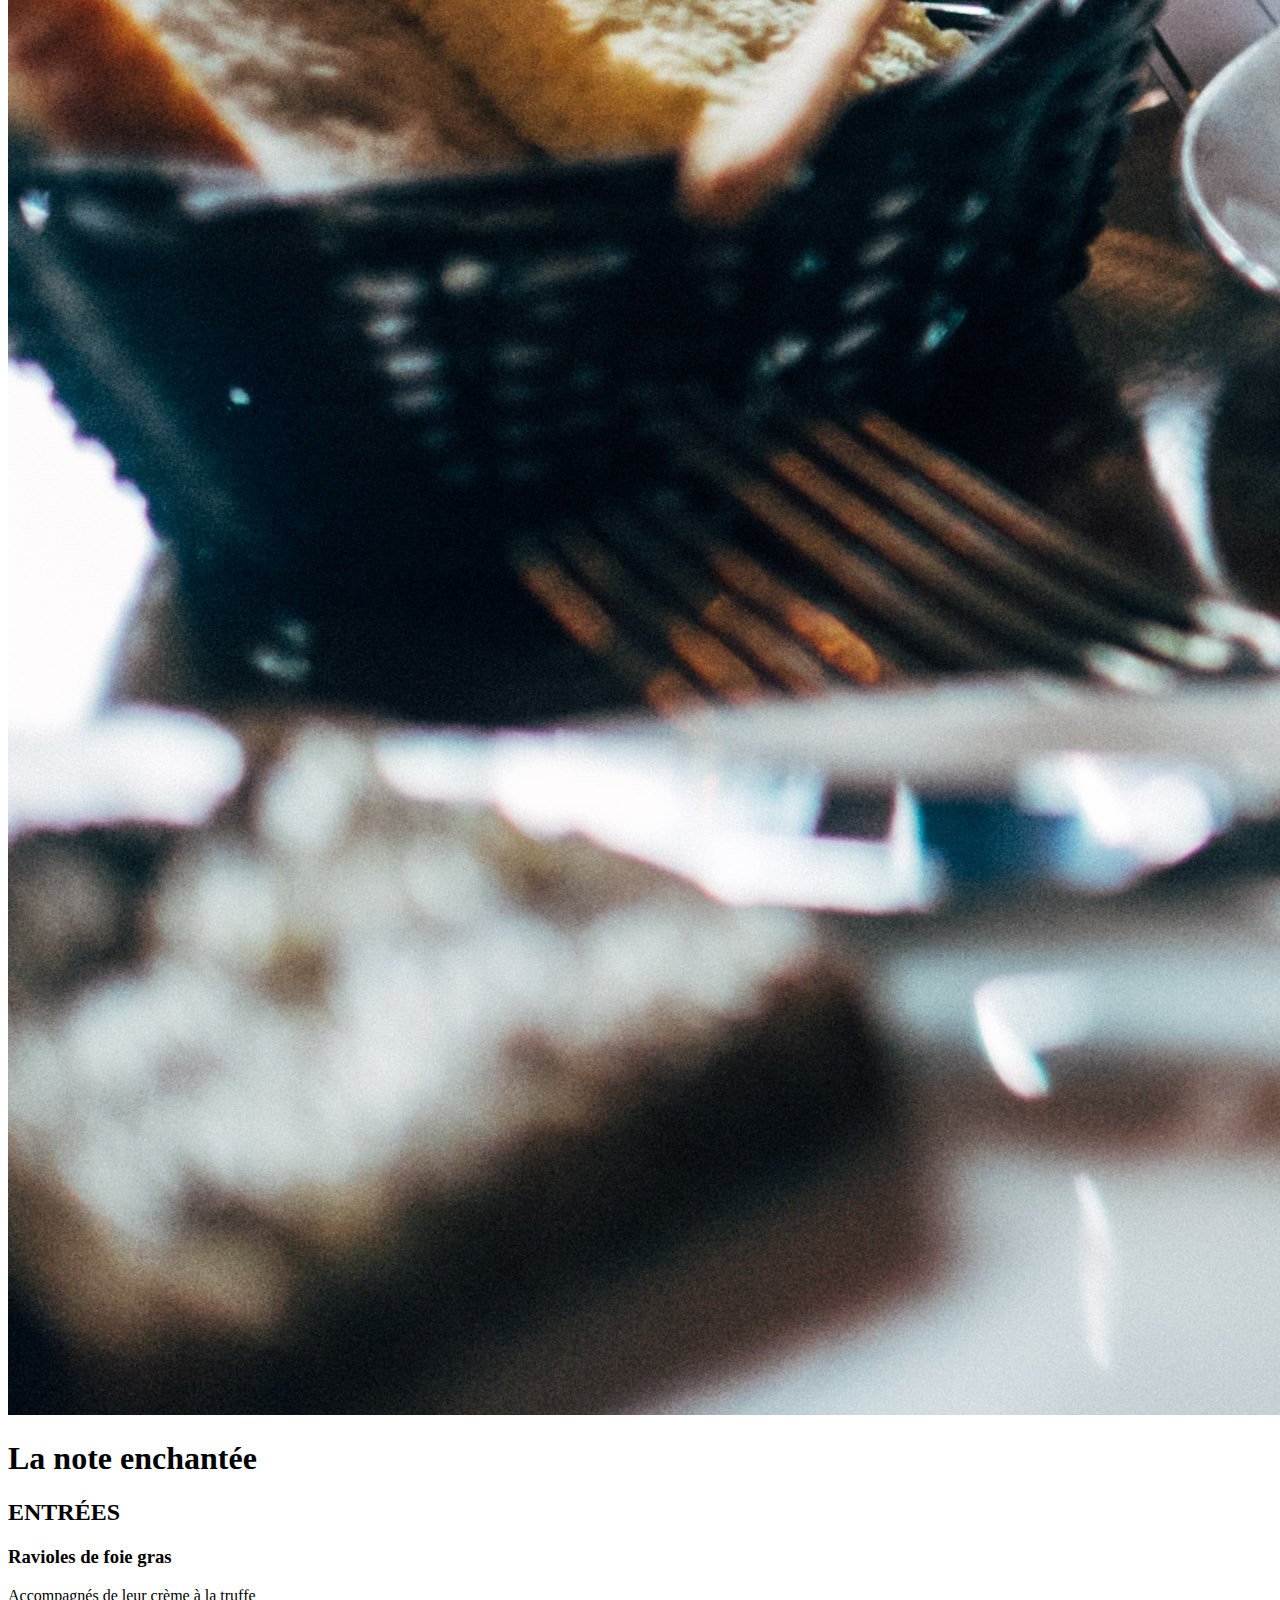
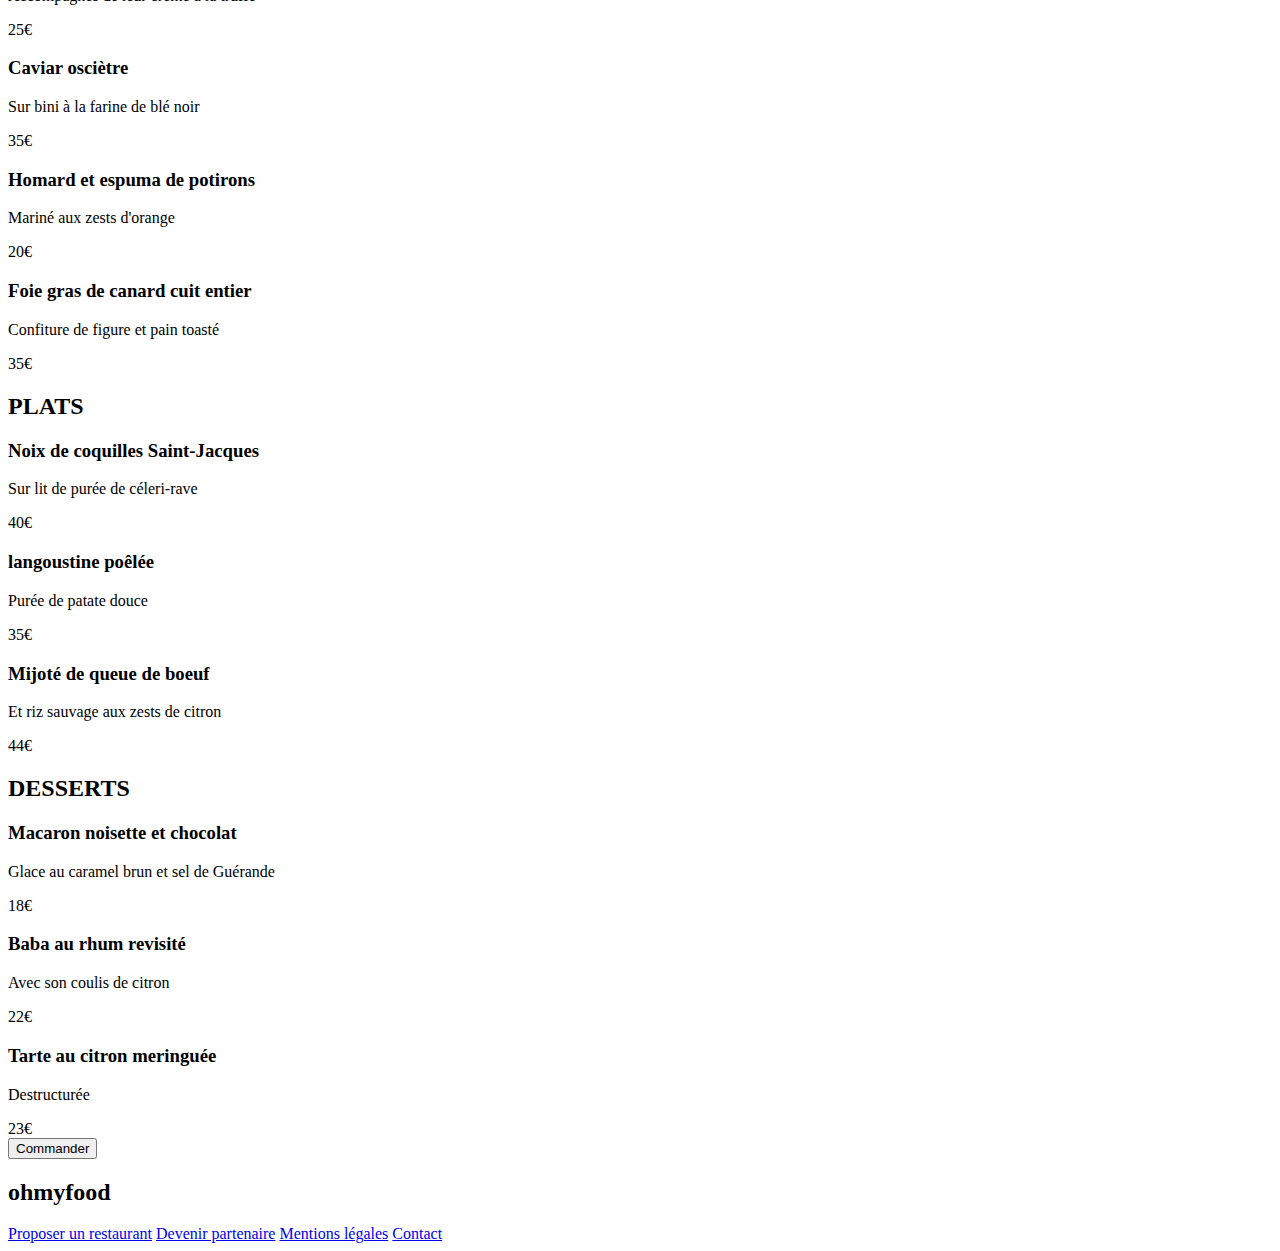
<file: noteenchantée.html>
<!DOCTYPE html>
<html lang="fr">
<head>
    <meta charset="UTF-8">
    <meta name="viewport" content="width=device-width, initial-scale=1.0">
    <link rel="stylesheet" href="https://use.fontawesome.com/releases/v5.15.2/css/all.css" integrity="sha384-vSIIfh2YWi9wW0r9iZe7RJPrKwp6bG+s9QZMoITbCckVJqGCCRhc+ccxNcdpHuYu" crossorigin="anonymous">
    <title>La note echantée</title>
</head>
<body>
    <header>
        <div class="logo"><img src="images\logo\ohmyfood.png" alt=""></div>
    </header>
    <img src="images\restaurants\jay-wennington-N_Y88TWmGwA-unsplash.jpg" alt="">

    <section class="menu">

        <h1>La note enchantée<i class="far fa-heart heart"></i></h1>

        <div class="entrees">
            <h2>ENTRÉES</h2>

            <div class="blocEnt">

                <div class="bloc">
                    <h3>Ravioles de foie gras</h3>
                    <p>Accompagnés de leur crème à la truffe</p>
                    <div class="prixAnim">
                        <span>25€</span>
                        <i class="fas fa-check-circle"></i>
                    </div>
                </div>

                <div class="bloc">
                    <h3>Caviar osciètre</h3>
                    <p>Sur bini à la farine de blé noir</p>
                    <div class="prixAnim">
                        <span>35€</span>
                        <i class="fas fa-check-circle"></i>
                    </div>
                </div>

                <div class="bloc">
                    <h3>Homard et espuma de potirons</h3>
                    <p>Mariné aux zests d'orange</p>
                    <div class="prixAnim">
                        <span>20€</span>
                        <i class="fas fa-check-circle"></i>
                    </div>
                </div>

                <div class="bloc">
                    <h3>Foie gras de canard cuit entier</h3>
                    <p>Confiture de figure et pain toasté</p>
                    <div class="prixAnim">
                        <span>35€</span>
                        <i class="fas fa-check-circle"></i>
                    </div>
                </div>

            </div>
        </div>  
        

        <div class="plats">
            <h2>PLATS</h2>

            <div class="blocPlat">

                <div class="bloc">
                    <h3>Noix de coquilles Saint-Jacques</h3>
                    <p>Sur lit de purée de céleri-rave</p>
                    <div class="prixAnim">
                        <span>40€</span>
                        <i class="fas fa-check-circle"></i>
                    </div>
                </div>

                <div class="bloc">
                    <h3>langoustine poêlée</h3>
                    <p>Purée de patate douce</p>
                    <div class="prixAnim">
                        <span>35€</span>
                        <i class="fas fa-check-circle"></i>
                    </div>
                </div>

                <div class="bloc">
                    <h3>Mijoté de queue de boeuf</h3>
                    <p>Et riz sauvage aux zests de citron</p>
                    <div class="prixAnim">
                        <span>44€</span>
                        <i class="fas fa-check-circle"></i>
                    </div>
                </div>

            </div>
        </div>

        <div class="desserts">
            <h2>DESSERTS</h2>

            <div class="blocDessr">

                <div class="bloc">
                    <h3>Macaron noisette et chocolat</h3>
                    <p>Glace au caramel brun et sel de Guérande</p>
                    <div class="prixAnim">
                        <span>18€</span>
                        <i class="fas fa-check-circle"></i>
                    </div>
                </div>

                <div class="bloc">
                    <h3>Baba au rhum revisité</h3>
                    <p>Avec son coulis de citron</p>
                    <div class="prixAnim">
                        <span>22€</span>
                        <i class="fas fa-check-circle"></i>
                    </div>
                </div>

                <div class="bloc">
                    <h3>Tarte au citron meringuée</h3>
                    <p>Destructurée</p>
                    <div class="prixAnim">
                        <span>23€</span>
                        <i class="fas fa-check-circle"></i>
                    </div>
                </div>

            </div>
        </div>

        <button>Commander</button>
    </section>

    <footer>
        <h2>ohmyfood</h2>
        <nav>
            <a href="#"><i class="fas fa-utensils"></i>Proposer un restaurant</a>
            <a href="#"><i class="fas fa-hands-helping"></i>Devenir partenaire</a>
            <a href="#">Mentions légales</a>
            <a href="#">Contact</a>
        </nav>
    </footer>
</body>
</html>
</file>
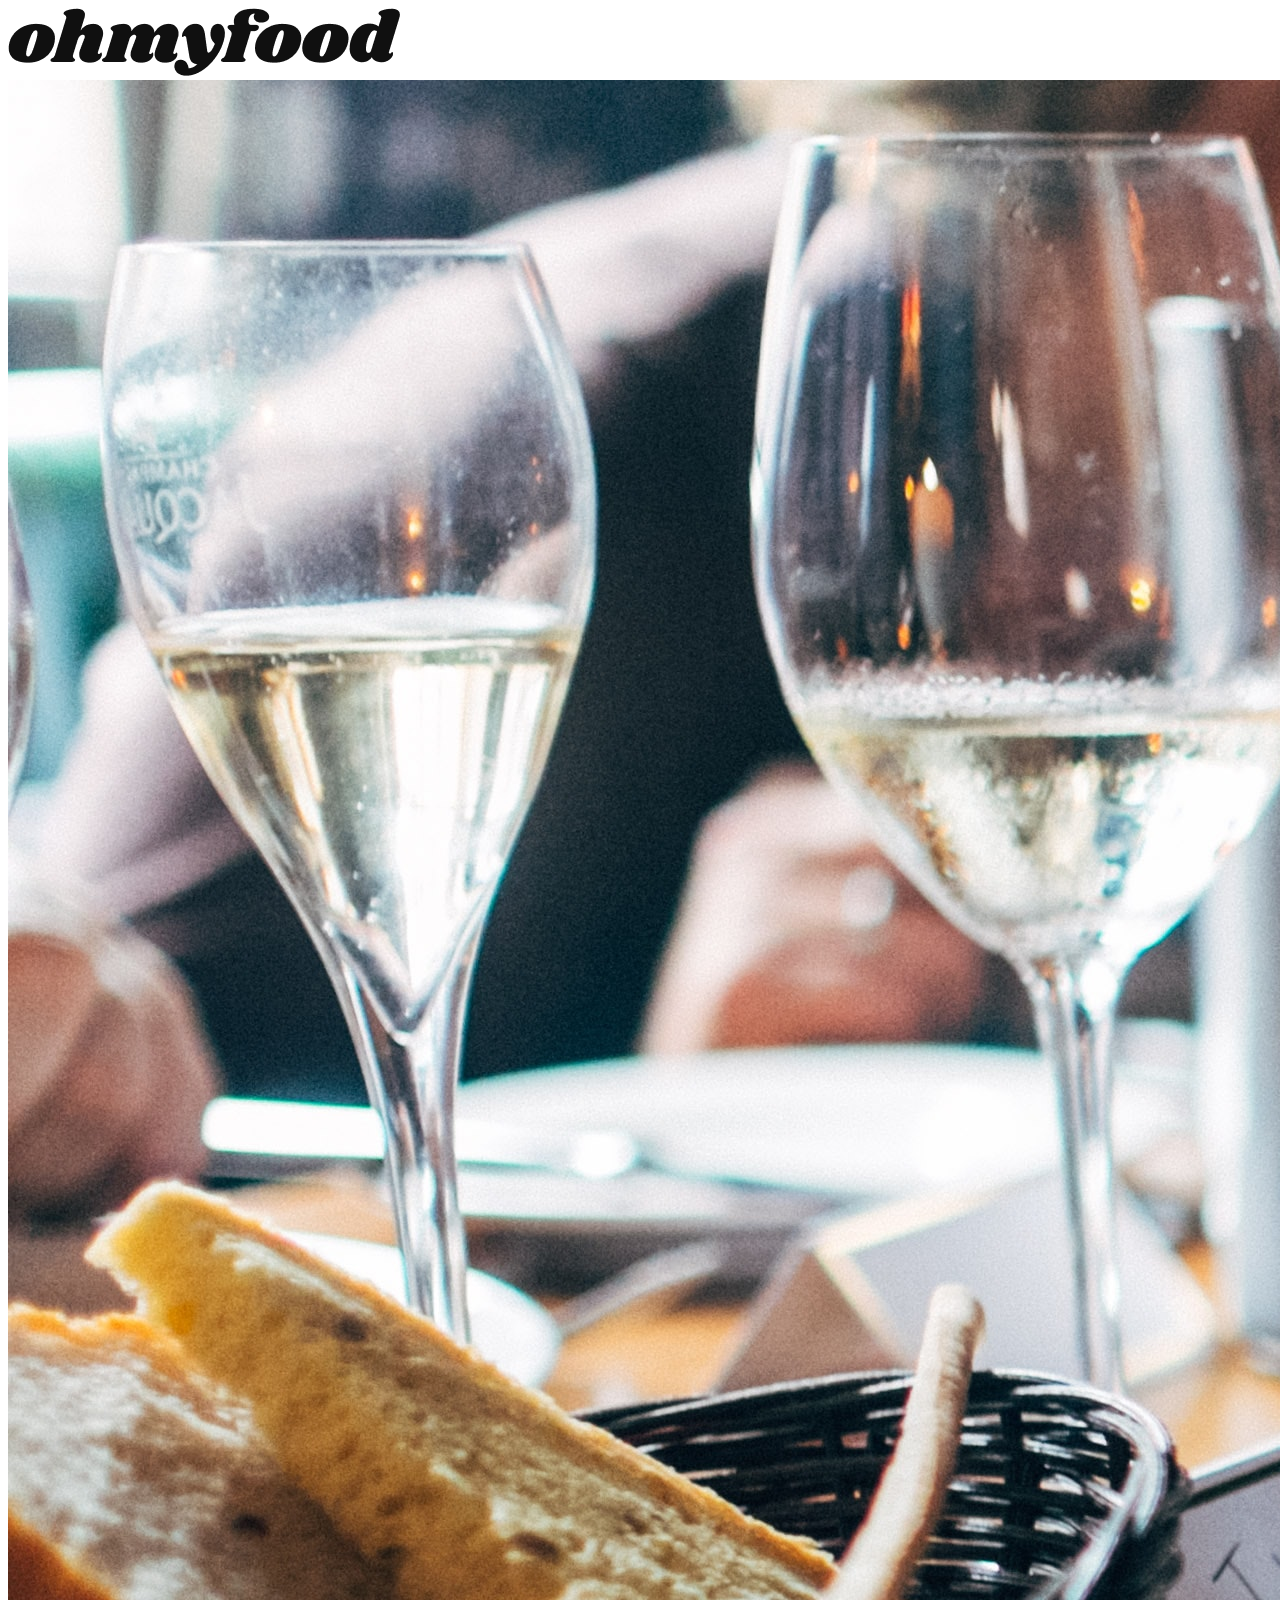
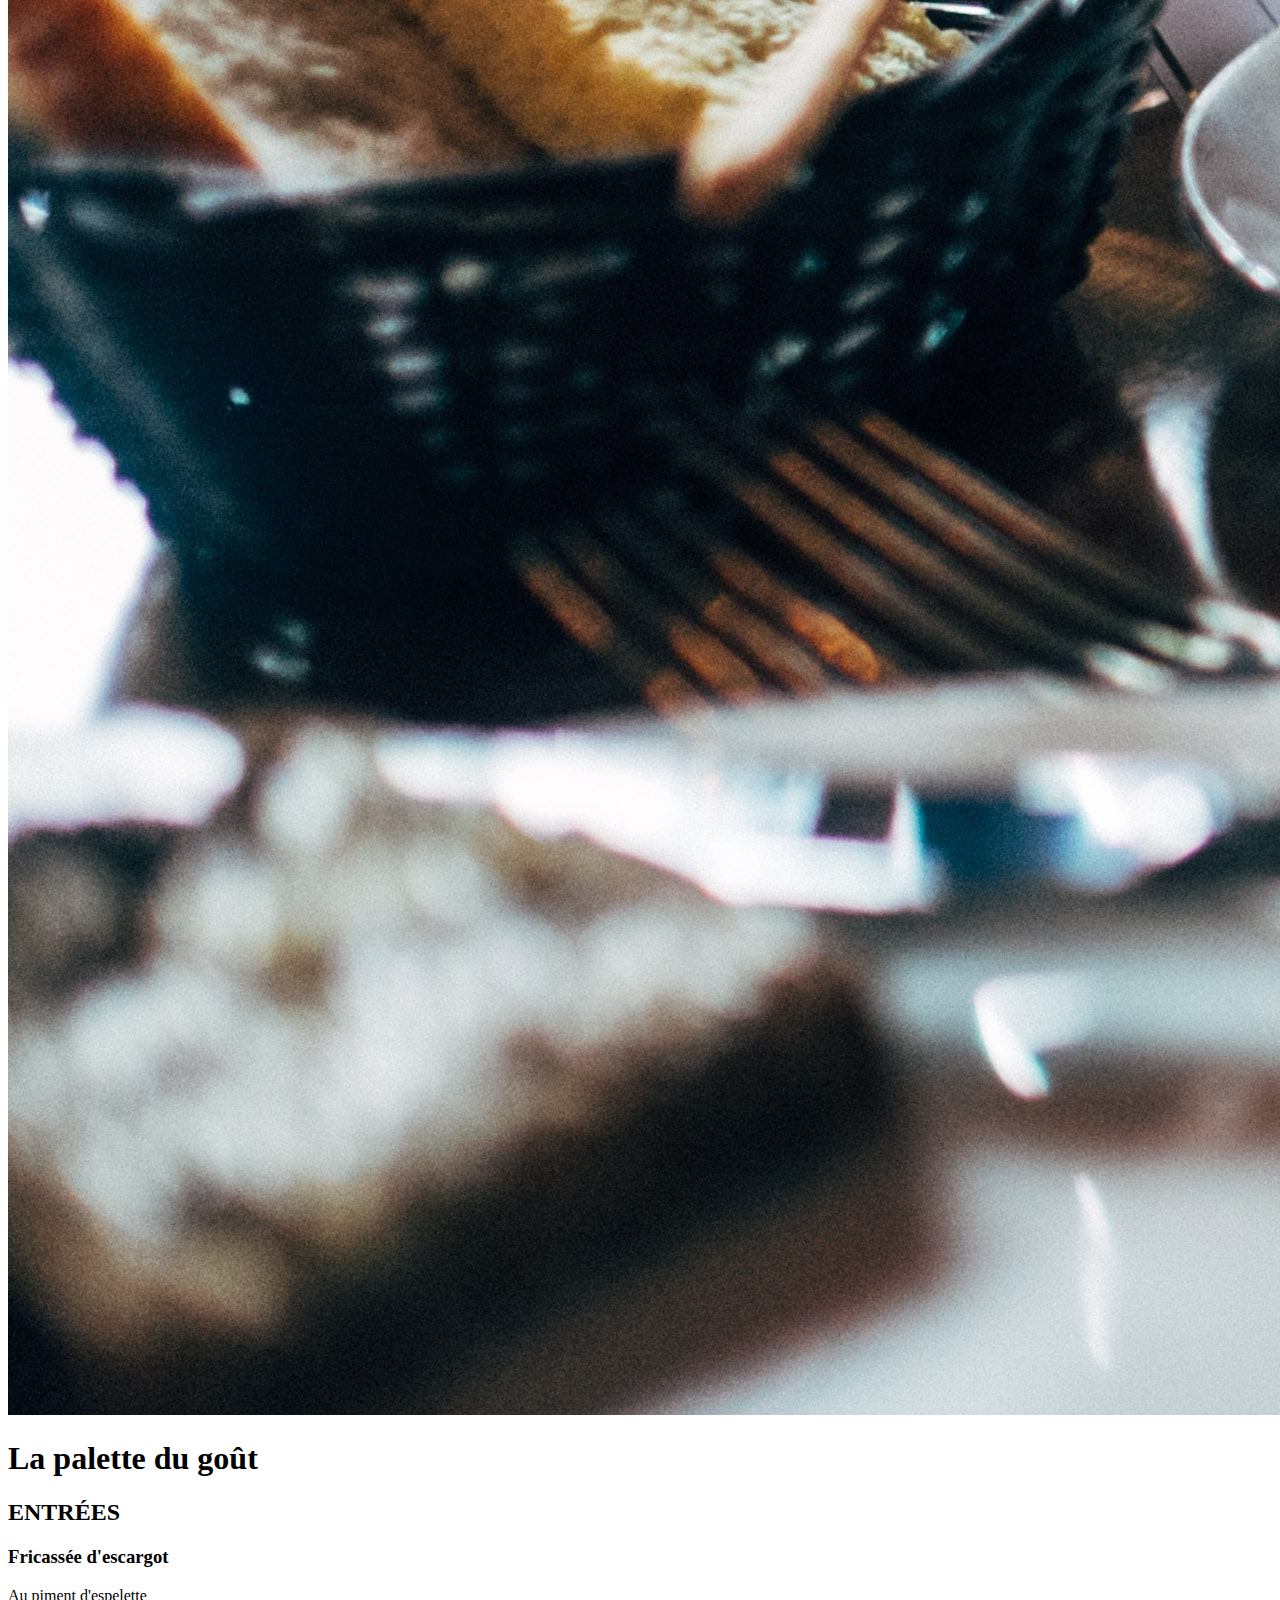
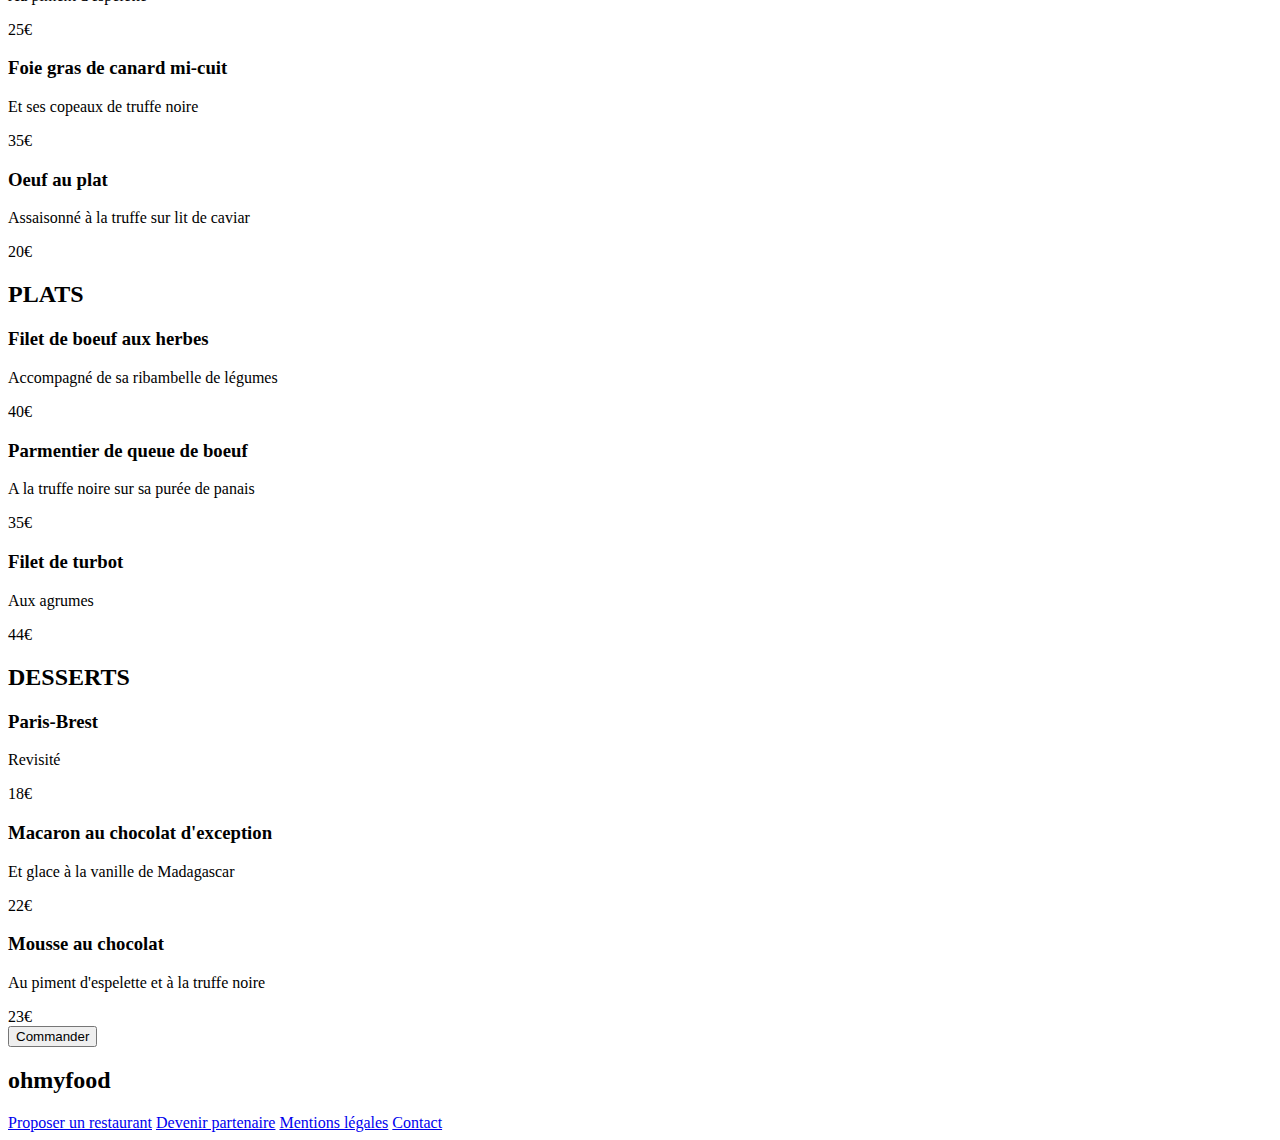
<file: palettedugout.html>
<!DOCTYPE html>
<html lang="fr">
<head>
    <meta charset="UTF-8">
    <meta name="viewport" content="width=device-width, initial-scale=1.0">
    <link rel="stylesheet" href="https://use.fontawesome.com/releases/v5.15.2/css/all.css" integrity="sha384-vSIIfh2YWi9wW0r9iZe7RJPrKwp6bG+s9QZMoITbCckVJqGCCRhc+ccxNcdpHuYu" crossorigin="anonymous">
    <title>La palette du goût</title>
</head>
<body>
    <header>
        <div class="logo"><img src="images\logo\ohmyfood.png" alt=""></div>
    </header>
    <img src="images\restaurants\jay-wennington-N_Y88TWmGwA-unsplash.jpg" alt="">

    <section class="menu">

        <h1>La palette du goût<i class="far fa-heart heart"></i></h1>

        <div class="entrees">
            <h2>ENTRÉES</h2>

            <div class="blocEnt">

                <div class="bloc">
                    <h3>Fricassée d'escargot</h3>
                    <p>Au piment d'espelette</p>
                    <div class="prixAnim">
                        <span>25€</span>
                        <i class="fas fa-check-circle"></i>
                    </div>
                </div>

                <div class="bloc">
                    <h3>Foie gras de canard mi-cuit</h3>
                    <p>Et ses copeaux de truffe noire</p>
                    <div class="prixAnim">
                        <span>35€</span>
                        <i class="fas fa-check-circle"></i>
                    </div>
                </div>

                <div class="bloc">
                    <h3>Oeuf au plat</h3>
                    <p>Assaisonné à la truffe sur lit de caviar</p>
                    <div class="prixAnim">
                        <span>20€</span>
                        <i class="fas fa-check-circle"></i>
                    </div>
                </div>

            </div>
        </div>  
        

        <div class="plats">
            <h2>PLATS</h2>

            <div class="blocPlat">

                <div class="bloc">
                    <h3>Filet de boeuf aux herbes</h3>
                    <p>Accompagné de sa ribambelle de légumes</p>
                    <div class="prixAnim">
                        <span>40€</span>
                        <i class="fas fa-check-circle"></i>
                    </div>
                </div>

                <div class="bloc">
                    <h3>Parmentier de queue de boeuf</h3>
                    <p>A la truffe noire sur sa purée de panais</p>
                    <div class="prixAnim">
                        <span>35€</span>
                        <i class="fas fa-check-circle"></i>
                    </div>
                </div>

                <div class="bloc">
                    <h3>Filet de turbot</h3>
                    <p>Aux agrumes</p>
                    <div class="prixAnim">
                        <span>44€</span>
                        <i class="fas fa-check-circle"></i>
                    </div>
                </div>

            </div>
        </div>

        <div class="desserts">
            <h2>DESSERTS</h2>

            <div class="blocDessr">

                <div class="bloc">
                    <h3>Paris-Brest</h3>
                    <p>Revisité</p>
                    <div class="prixAnim">
                        <span>18€</span>
                        <i class="fas fa-check-circle"></i>
                    </div>
                </div>

                <div class="bloc">
                    <h3>Macaron au chocolat d'exception</h3>
                    <p>Et glace à la vanille de Madagascar</p>
                    <div class="prixAnim">
                        <span>22€</span>
                        <i class="fas fa-check-circle"></i>
                    </div>
                </div>

                <div class="bloc">
                    <h3>Mousse au chocolat</h3>
                    <p>Au piment d'espelette et à la truffe noire</p>
                    <div class="prixAnim">
                        <span>23€</span>
                        <i class="fas fa-check-circle"></i>
                    </div>
                </div>

            </div>
        </div>

        <button>Commander</button>
    </section>

    <footer>
        <h2>ohmyfood</h2>
        <nav>
            <a href="#"><i class="fas fa-utensils"></i>Proposer un restaurant</a>
            <a href="#"><i class="fas fa-hands-helping"></i>Devenir partenaire</a>
            <a href="#">Mentions légales</a>
            <a href="#">Contact</a>
        </nav>
    </footer>
</body>
</html>
</file>
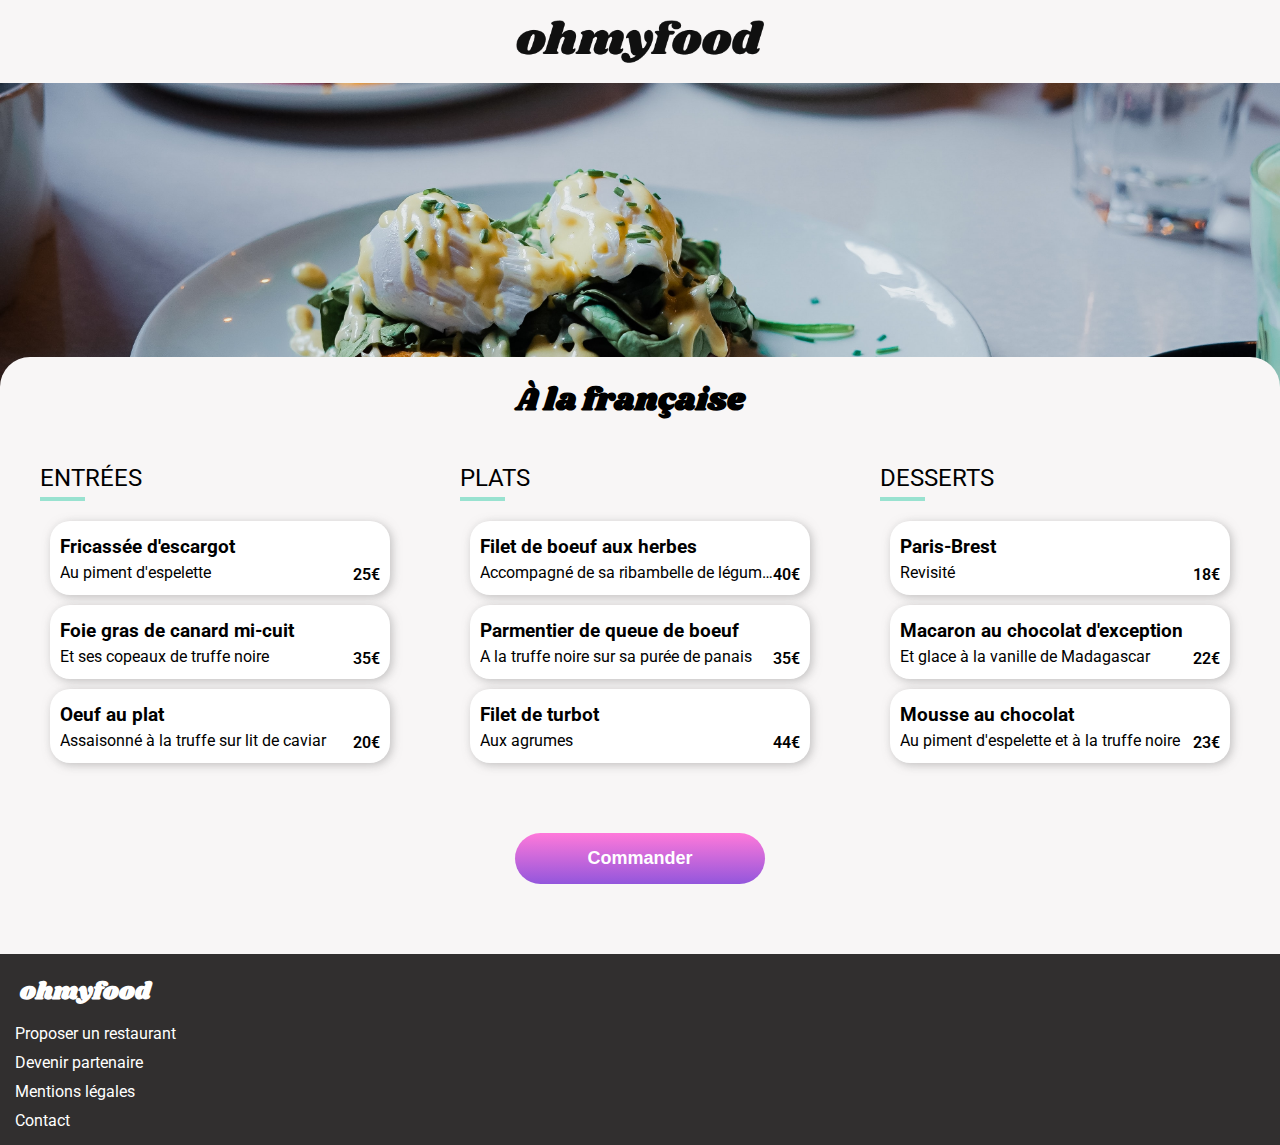
<file: à_la_française.html>
<!DOCTYPE html>
<html lang="fr">
<head>
    <meta charset="UTF-8">
    <meta name="viewport" content="width=device-width, initial-scale=1.0">
    <link rel="preconnect" href="https://fonts.gstatic.com">
    <link href="https://fonts.googleapis.com/css2?family=Roboto:wght@400;700&display=swap" rel="stylesheet">
    <link rel="preconnect" href="https://fonts.gstatic.com">
    <link href="https://fonts.googleapis.com/css2?family=Shrikhand&display=swap" rel="stylesheet">
    <link rel="stylesheet" href="style.css">
    <link rel="stylesheet" href="media_queries.css">
    <link rel="stylesheet" href="https://use.fontawesome.com/releases/v5.15.2/css/all.css" integrity="sha384-vSIIfh2YWi9wW0r9iZe7RJPrKwp6bG+s9QZMoITbCckVJqGCCRhc+ccxNcdpHuYu" crossorigin="anonymous">
    <title>À la française</title>
</head>
<body class="bodyMenu">
    <header>
        <div class="logo">
            <a href="index.html">
                <i class="fas fa-arrow-left"></i> 
            </a>
                <img src="images/logo/ohmyfood.png" alt="titre du site OhMyFood">
        </div>

        <img class="imgMenu" src="images/restaurants/toa-heftiba-DQKerTsQwi0-unsplash.jpg" alt="Assiette gastronomique restaurant à la française">
    </header>

    <section class="menu">

        <header class="titreMenu">
            <h1>À la française</h1>
            <div class="coeurResto">
                <i class="far fa-heart heart"></i>
                <i class="fas fa-heart heartBg"></i>
            </div>
        </header>

        <div class="carteMenu">
            <div class="entrees bloc1">
                <h2>ENTRÉES</h2>
    
                <div class="blocs">
    
                    <div class="bloc">
                        <div class="infoPlat">
                            <h3>Fricassée d'escargot</h3>
                            <p>Au piment d'espelette</p>
                        </div>
                        <div class="prixAnim">
                            <span>25€</span>
                        </div>
                        <div class="checkAnim">
                            <i class="fas fa-check-circle"></i>
                        </div>
                    </div>
    
                    <div class="bloc">
                        <div class="infoPlat">
                            <h3>Foie gras de canard mi-cuit</h3>
                            <p>Et ses copeaux de truffe noire</p>
                        </div>
                        <div class="prixAnim">
                            <span>35€</span>
                        </div>
                        <div class="checkAnim">
                            <i class="fas fa-check-circle"></i>
                        </div>
                    </div>
    
                    <div class="bloc">
                        <div class="infoPlat">
                            <h3>Oeuf au plat</h3>
                            <p>Assaisonné à la truffe sur lit de caviar</p>
                        </div>
                        <div class="prixAnim">
                            <span>20€</span>
                        </div>
                        <div class="checkAnim">
                            <i class="fas fa-check-circle"></i>
                        </div>
                    </div>
    
                </div>
            </div>  
            
    
            <div class="plats bloc2">
                <h2>PLATS</h2>
    
                <div class="blocs">
    
                    <div class="bloc">
                        <div class="infoPlat">
                            <h3>Filet de boeuf aux herbes</h3>
                            <p>Accompagné de sa ribambelle de légumes</p>
                        </div>
                        
                        <div class="prixAnim">
                            <span>40€</span>
                        </div>
                        <div class="checkAnim">
                            <i class="fas fa-check-circle"></i>
                        </div>
                    </div>
    
                    <div class="bloc">
                        <div class="infoPlat">
                            <h3>Parmentier de queue de boeuf</h3>
                            <p>A la truffe noire sur sa purée de panais</p>
                        </div>
                        <div class="prixAnim">
                            <span>35€</span>
                        </div>
                        <div class="checkAnim">
                            <i class="fas fa-check-circle"></i>
                        </div>
                    </div>
    
                    <div class="bloc">
                        <div class="infoPlat">
                            <h3>Filet de turbot</h3>
                            <p>Aux agrumes</p>
                        </div>
                        <div class="prixAnim">
                            <span>44€</span>
                        </div>
                        <div class="checkAnim">
                            <i class="fas fa-check-circle"></i>
                        </div>
                    </div>
    
                </div>
            </div>
    
            <div class="desserts bloc3">
                <h2>DESSERTS</h2>
    
                <div class="blocs">
    
                    <div class="bloc">
                        <div class="infoPlat">
                            <h3>Paris-Brest</h3>
                            <p>Revisité</p>
                        </div>
                        <div class="prixAnim">
                            <span>18€</span>
                        </div>
                        <div class="checkAnim">
                            <i class="fas fa-check-circle"></i>
                        </div>
                    </div>
    
                    <div class="bloc">
                        <div class="infoPlat">
                            <h3>Macaron au chocolat d'exception</h3>
                            <p>Et glace à la vanille de Madagascar</p>
                        </div>
                        <div class="prixAnim">
                            <span>22€</span>
                        </div>
                        <div class="checkAnim">
                            <i class="fas fa-check-circle"></i>
                        </div>
                    </div>
    
                    <div class="bloc">
                        <div class="infoPlat">
                            <h3>Mousse au chocolat</h3>
                            <p>Au piment d'espelette et à la truffe noire</p>
                        </div>
                         <div class="prixAnim">
                            <span>23€</span>
                        </div>
                        <div class="checkAnim">
                            <i class="fas fa-check-circle"></i>
                        </div>
                    </div>
    
                </div>
            </div>
        </div>

        <div class="commande">
            <button>Commander</button>
        </div>
    </section>

    <footer>
        <h2>ohmyfood</h2>
        <nav>
            <a href="#"><i class="fas fa-utensils"></i>Proposer un restaurant</a>
            <a href="#"><i class="fas fa-hands-helping"></i>Devenir partenaire</a>
            <a href="#">Mentions légales</a>
            <a href="mailto:dimitripachurka@gmail.com">Contact</a>
        </nav>
    </footer>
</body>
</html>
</file>
<file: style.css>
:root {
  --prim-color: #9356DC;
  --second-color: #FF79DA;
  --ter-color: #99E2D0;
  --box-shadow: 2px 2px 10px 0px rgba(167, 166, 166, 0.699);
}

* {
  margin: 0;
  padding: 0;
}

a {
  color: black;
  text-decoration: none;
  cursor: pointer;
}

body {
  font-family: 'Roboto', sans-serif;
}

/* Header */

.loadingBall {
  width: 100%;
  position: fixed;
  height: 100vh;
  text-align: center;
  background-color: white;
  animation: loadingAnim 5s;
  z-index: 20;
  animation-fill-mode: forwards;
}
.loadingBall div {
  margin-top: 50vh;
  width: 30px;
  height: 30px; 
  display: inline-block;
  border-radius: 50%;
  background-color: var(--prim-color);
  animation: loading 3s ease-in-out;
  animation-fill-mode: both;
}

.loadingBall .bounce2 {
  animation-delay: 0.5s;
  background-color: var(--second-color);
}

.loadingBall .bounce3 {
  animation-delay: 1s;
  background-color: var(--ter-color);
}

@keyframes loadingAnim {
  0%{
    opacity: 1;
  }

  50% {
    opacity: 1;

  }

  100% {
    opacity: 0;
    z-index: -1;
  }
}

@keyframes loading {
  0% {
    transform: scale(0);
  }

  25% {
    transform: scale(1);
  }

  50% {
    transform: scale(0);
  }

  75% {
    transform: scale(1);
  }

  100% {
    transform: scale(0);
  }
}

.logo {
  display: flex;
  justify-content: center;
  box-shadow: var(--box-shadow);
  padding: 20px;
}

.logo img {
  width: 50%;
}

/* Zone recherche */ 

::placeholder {
  color: black;
  font-size: 18px;
}

.zone {
  display: flex;
  justify-content: space-around;
  height: 60px;
  background-color: #e6e3e3;
}

.zone i {
  font-size: 18px;
  padding-right: 20px;
}

.zone input {
  background-color: #e6e3e3;
  border: none;
  height: 60px;
}

/* Accroche */

.accroche input {
  width: 100%;
  height: 50px;
  text-align: center;
  font-weight: 600;
  font-size: 18px;
  background-color: lightgrey;
}

.accroche {
  padding: 30px;
  text-align: center;
  background-color: rgb(243, 241, 241);
}

.accrocheText h1, .accrocheText p {
  margin: 20px;
}

.accroche p {
  font-size: 20px;
  color: grey;
}

.accroche h1 {
  font-size: 30px;
}

.accrocheText div {
  background: linear-gradient(var(--second-color), var(--prim-color));
  border-radius: 50px;
  font-size: 18px;
  font-weight: 600;
  padding: 15px;
  margin: auto;
  width: 50%;
  border: none;
  color: white;
}

.accrocheText div:hover {
  background: linear-gradient(#fd90de,#9e69df); /* lighten avec sass*/
  box-shadow: var(--box-shadow);
}

/* Fonctionnement */

.fonctionnement h2 {
  margin: 30px;
  margin-top: 50px;
}

.blocFonc {
  display: flex;
  position: relative;
  border-radius: 20px;
  padding: 30px;
  margin: auto;
  margin-bottom: 30px;
  width: 75%;
  border: none;
  box-shadow: var(--box-shadow);
  white-space: nowrap;
}

.blocFonc p {
  position: absolute;
  text-align: center;
  left: -15px;
  width: 18px;
  padding: 5px;
  color: white;
  border-radius: 50px;
  background-color: var(--prim-color);
}

.blocFonc i {
  margin: 0 20px;
  font-size: 20px;
  color: grey;
}

.blocFonc:hover i {
  color: var(--prim-color);
}

/* Restaurants */
.coeurResto {
  position: relative;
  font-size: 30px;
  height: 32px;
}

.coeurResto:hover .heartBg {
  opacity: 1;
  transition: 2s;
}

.coeurResto:hover .heart {
  opacity: 0;
  transition: 1s;
}

.heartBg {
  position: absolute;
  opacity: 0;
  font-size:32px;
  top: 2px;
  right: -1px;
  color: var(--prim-color);
}

#restaurants {
  background-color: rgb(243, 241, 241);
  padding-bottom: 50px;
}

#restaurants h2 {
  margin: 20px;
  margin-bottom: 0; /* améliorer les margin avec une valeur*/
  padding-top: 50px;
}

.cards {
  display: flex;
  flex-direction: column;
  justify-content: space-between;
}

.cardResto {
  position: relative;
  width: 90%;
  margin: 20px;
  background-color: white;
  border-radius: 15px;
}

.cardResto .info {
  padding: 15px;
}

.cardResto span {
  position: absolute;
  right: 5%;
  margin-top: 20px;
  background-color: var(--ter-color);
  padding: 7px;
  color: green;
  border-radius: 5px;
}

.cardResto img {
  width: 100%;
  max-height: 210px;
  border-radius: 15px 15px 0 0;
  object-fit: cover;
}

.info {
  display: flex;
  justify-content: space-between;
}

.infoResto {
  width: 100%;
}

/* Footer */

footer {
  height: 100%;
  padding: 10px;
  background-color: rgb(49, 47, 47);
  color: white;
}

footer h2 {
  margin: 10px;
  font-family: 'Shrikhand';
}

footer nav a {
  color: white;
  text-decoration: none;
  margin: 5px;
}

footer nav {
  display: flex;
  flex-direction: column;
}

.fa-utensils:before {
  margin-right: 17px;
}

.fa-hands-helping:before {
  margin-right: 10px;
}


/* LES DIFFÉRENTS MENUS */

.bodyMenu {
  background-color: #f8f6f6;
}


.logo i {
  font-size: 20px;
}

.logo img {
  margin: 0 60px;
}

.menu {
  background-color: #f8f6f6;
  border-radius: 30px 30px 0 0;
  position: relative;
  top: -50px;
  padding: 20px;
  height: 100%;
}

.titreMenu {
  display: flex;
  justify-content: space-between;
}
.menu h1 {
  align-items: center;
  font-family: 'shrikhand';
  margin-bottom: 20px;
}

.imgMenu {
  max-height: 320px;
  width: 100%;
  object-fit: cover;
}

.commande {
  text-align: center;
}
.menu button {
  background: linear-gradient(var(--second-color), var(--prim-color));
  border-radius: 50px;
  font-size: 18px;
  font-weight: 600;
  padding: 15px;
  border: none;
  color: white;
  min-width: 250px;
}

.menu button:hover {
  background: linear-gradient(#fd90de,#9e69df); /* lighten avec sass*/
  box-shadow: var(--box-shadow);
}

/* Entrées, plats et desserts*/

.entrees > h2, .plats > h2, .desserts > h2 {
  font-weight: normal;
}

.entrees > h2::after, .plats > h2::after, .desserts > h2::after {
    content: ""; 
    display: block;
    max-width: 45px;
    padding-top: 5px;
    border-bottom: 4px solid var(--ter-color);
}

.blocEnt {
  display: flex;
  flex-direction: column;
}

.blocs {
  margin-bottom: 50px;
  margin-top: 20px;
}

.entrees, .plats, .desserts {
  animation: fadein 2s ease-in-out;
  animation-fill-mode: backwards;
}

.bloc {
  display: flex;
  justify-content: space-between;
  margin: 10px;
  background-color: white;
  border-radius: 20px;
  box-shadow: var(--box-shadow);
  overflow: hidden;
}

.bloc1 {
  animation-delay: 0s;
}

.bloc2 {
  animation-delay: 0.66s;
}

.bloc3 {
  animation-delay: 1.32s;
}

@keyframes fadein {
    0% {
      opacity: 0; 
      transform: translate(0, 10px); 
    }

    100% {
      opacity: 1; 
      transform: translate(0, 0);
    }
}


.bloc:hover .checkAnim {
  width: 30%;
}

.bloc:hover .checkAnim i {
  transform: rotate(1turn);
  transition: 400ms ease-in-out;
}

.checkAnim i {
  transform: rotate(0turn);
}

.infoPlat {
  margin: 10px;
  margin-right: 0px;
  width: 90%;
  overflow: hidden;
}

.infoPlat h3, .infoPlat p {
  white-space: nowrap;
  text-overflow: ellipsis;
  overflow: hidden;
  margin-top: 5px;
}

.prixAnim {
  display: flex;
  margin-right: 10px;
}

.prixAnim span {
  display: inline-block;
  align-self: flex-end;
  margin-bottom: 11px;
  font-weight: 600;
}

.checkAnim {
  display: flex;
  justify-content: center;
  align-items: center;
  transition-property: all;
  transition-duration: 250ms;
  width: 0;
  font-size: 30px;
  color: white;
  background-color: var(--ter-color);
  height: 74px;
  border-radius: 0 20px 20px 0px;
}

.fa-check-circle:before {
  align-self: center;
}

/*# sourceMappingURL=style.css.map */
</file>
<file: media_queries.css>
@media screen and (min-width: 1024px) {
    .logo img {
        width: 20%;
      }

    .accrocheText div {
        width: 20%;
    }

    .blocsFonc {
        display: flex;
        flex-direction: row;
        flex-wrap: nowrap;
        justify-content: space-between;
    }

    .blocFonc {
        width: 25%;
    }
    
    .cards {
        flex-direction: row;
        flex-wrap: wrap;
      }

    .cardResto {
        width: 45%;
      }

    .carteMenu {
        display: flex;
        padding: 20px;
        justify-content: space-between;
    }

    .entrees, .plats, .desserts {
        width: 30%;
    }

    .titreMenu {
        justify-content: center;
    }

    .titreMenu h1 {
        margin-right: 20px;
    }
}
</file>
